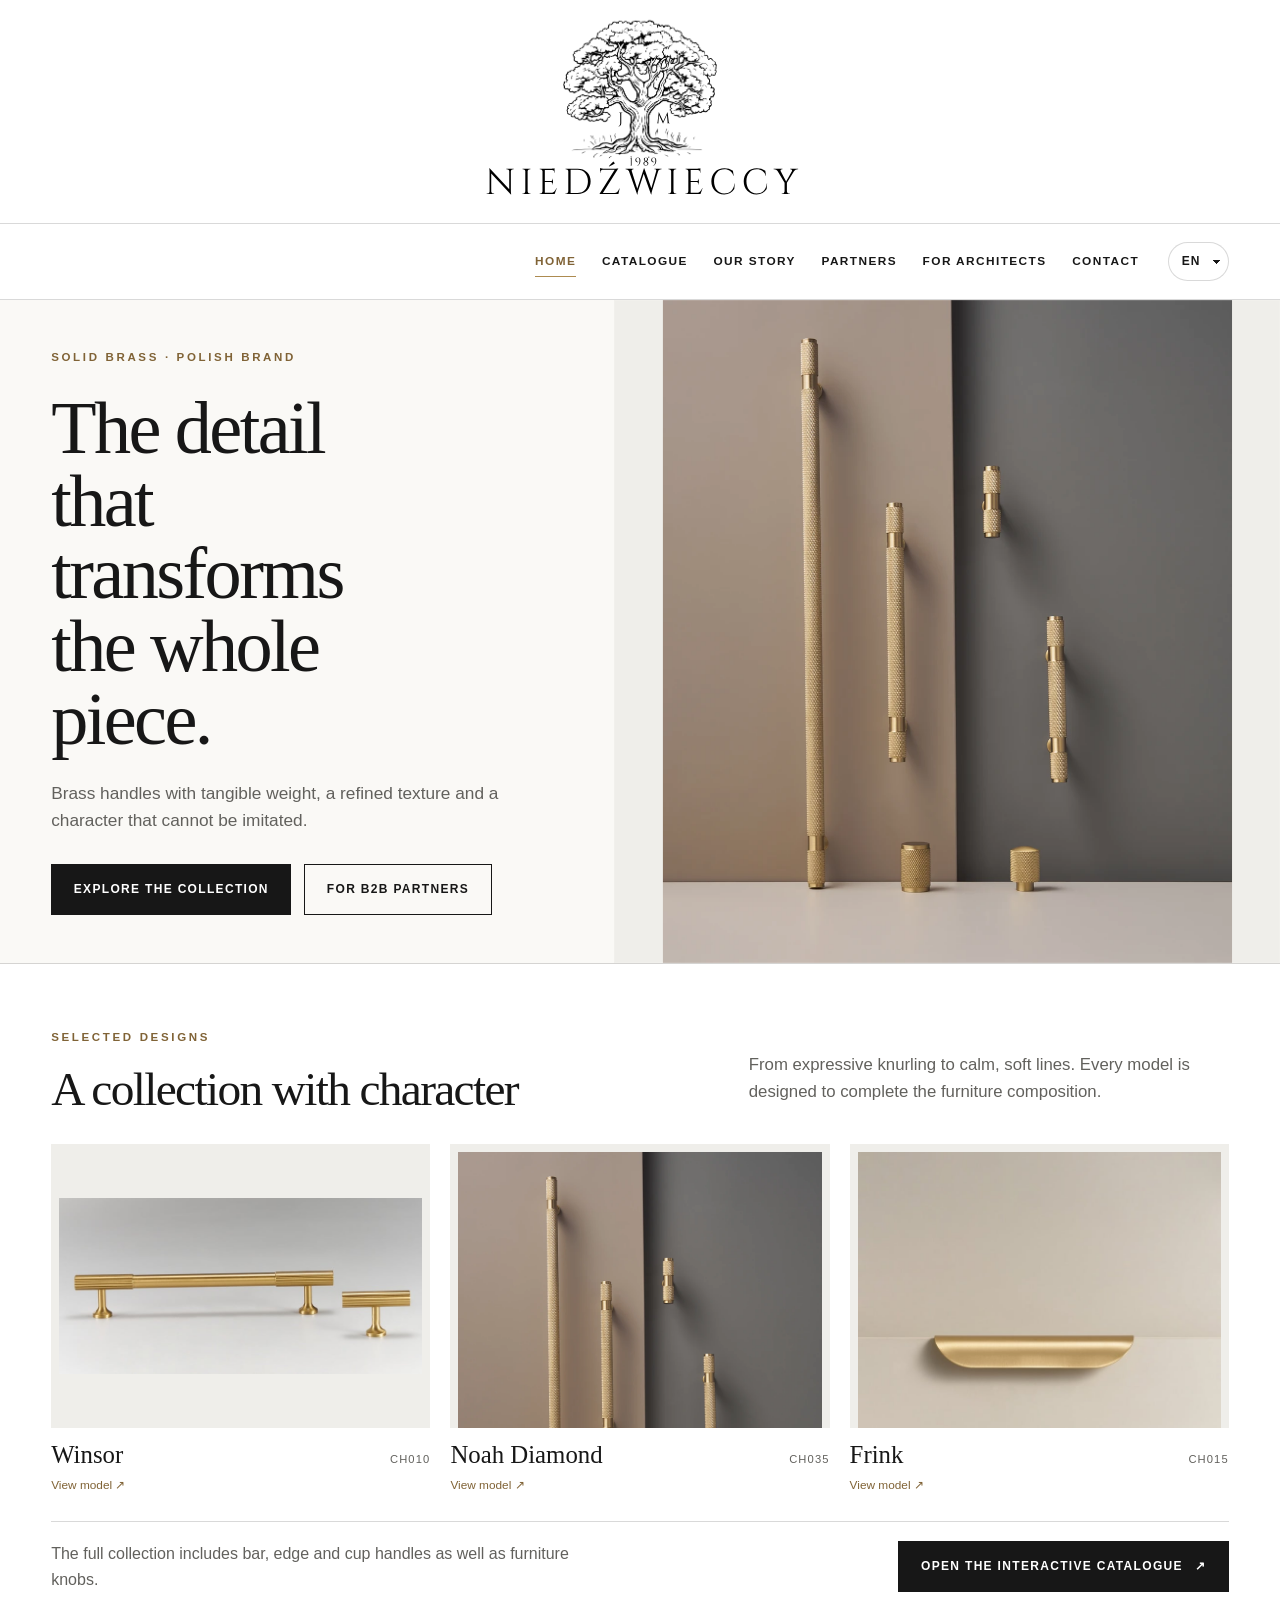
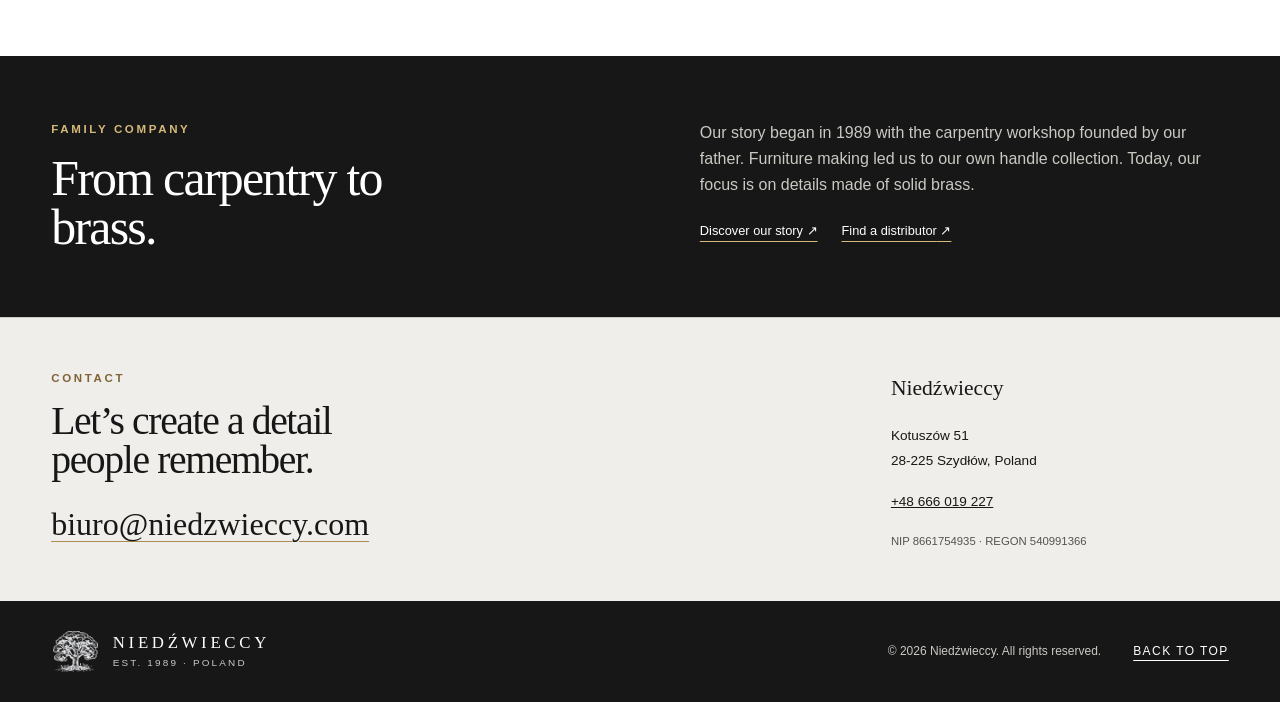
<file: index.html>
<!doctype html>
<html lang="pl">
  <head>
    <meta charset="utf-8" />
    <meta name="viewport" content="width=device-width, initial-scale=1" />
    <meta name="theme-color" content="#171717" />
    <meta
      name="description"
      content="Niedźwieccy — rodzinna firma założona w 1989 roku. Dziś tworzymy uchwyty i gałki z litego mosiądzu dla producentów mebli, projektantów i dystrybutorów."
    />
    <meta property="og:type" content="website" />
    <meta property="og:title" content="Niedźwieccy — mosiężne uchwyty klasy premium" />
    <meta
      property="og:description"
      content="Niedźwieccy — rodzinna firma założona w 1989 roku. Dziś tworzymy uchwyty i gałki z litego mosiądzu dla producentów mebli, projektantów i dystrybutorów."
    />
    <link rel="canonical" href="https://www.niedzwieccy.com/" />
    <link rel="alternate" hreflang="pl" href="https://www.niedzwieccy.com/?lang=pl" />
    <link rel="alternate" hreflang="de" href="https://www.niedzwieccy.com/?lang=de" />
    <link rel="alternate" hreflang="en" href="https://www.niedzwieccy.com/?lang=en" />
    <link rel="alternate" hreflang="es" href="https://www.niedzwieccy.com/?lang=es" />
    <link rel="alternate" hreflang="fr" href="https://www.niedzwieccy.com/?lang=fr" />
    <link rel="alternate" hreflang="it" href="https://www.niedzwieccy.com/?lang=it" />
    <link rel="icon" type="image/png" href="assets/tree-mark-transparent.png" />
    <link rel="stylesheet" href="styles.css?v=8" />
    <title>Niedźwieccy — mosiężne uchwyty klasy premium</title>
    <link rel="stylesheet" href="pages.css?v=1" />
  </head>
  <body class="home-page" data-page="home">
    <a class="skip-link" href="#main" data-i18n="skip">Przejdź do treści</a>
    <div class="brand-masthead" id="top">
      <a class="masthead-logo" href="#main"  aria-label="Niedźwieccy">
        <img src="assets/logo-niedzwieccy.svg" alt="Niedźwieccy — logo" width="375" height="375" />
      </a>
    </div>
    <header class="site-header" data-header>
      <a class="brand compact-brand" href="index.html#top" data-site-link aria-label="Niedźwieccy">
        <span class="brand-tree" aria-hidden="true"></span>
        <span class="brand-copy"><strong>NIEDŹWIECCY</strong><small>EST. 1989 · POLAND</small></span>
      </a>
      <button class="menu-toggle" type="button" aria-expanded="false" aria-controls="site-nav" data-menu>
        <span></span><span></span><span class="sr-only" data-i18n="menu">Menu</span>
      </button>
      <nav class="site-nav" id="site-nav" aria-label="Menu" data-nav>
        <a href="index.html" data-site-link data-nav-label="home" aria-current="page">Strona główna</a>
        <a href="katalog.html" data-site-link data-nav-label="catalog">Katalog</a>
        <a href="marka.html" data-site-link data-nav-label="brand">O marce</a>
        <a href="partnerzy.html" data-site-link data-nav-label="partners">Partnerzy</a>
        <a href="dla-architektow.html" data-site-link data-nav-label="architects">Dla Architektów</a>
        <a href="#contact" data-site-link data-nav-label="contact">Kontakt</a>
      </nav>
      <label class="language-picker">
        <span class="sr-only" data-i18n="language">Język</span>
        <select aria-label="Język" data-language><option value="pl">PL</option><option value="de">DE</option><option value="en">EN</option><option value="es">ES</option><option value="fr">FR</option><option value="it">IT</option></select>
      </label>
    </header>
    <main id="main">
      <section class="hero">
        <div class="hero-copy">
          <div class="eyebrow" data-i18n="heroEyebrow">LITY MOSIĄDZ · POLSKA MARKA</div>
          <h1 data-i18n="heroTitle">Detal, który zmienia cały mebel.</h1>
          <p class="hero-lead" data-i18n="heroLead">
            Mosiężne uchwyty o wyczuwalnym ciężarze, szlachetnej fakturze i charakterze, którego nie da się podrobić.
          </p>
          <div class="hero-actions">
            <a class="button button-primary" href="katalog.html" data-site-link data-i18n="seeCollection">Zobacz kolekcję</a>
            <a class="button button-ghost" href="partnerzy.html" data-site-link data-i18n="forBusiness">Dla partnerów B2B</a>
          </div>
        </div>
        <figure class="hero-visual">
          <img
            src="assets/hero-noah-1600.webp"
            srcset="assets/hero-noah-960.webp 960w, assets/hero-noah-1600.webp 1600w, assets/hero-noah-2400.webp 2400w"
            sizes="(max-width: 760px) 100vw, 52vw"
            width="1600"
            height="1865"
            fetchpriority="high"
            alt="Mosiężne uchwyty i gałki Niedźwieccy"
            data-i18n-alt="heroAlt"
          />
        </figure>
      </section>
      <section class="home-collection" id="collection">
        <div class="section-heading reveal">
          <div><div class="section-kicker" data-i18n="collectionKicker">WYBRANE MODELE</div><h2 data-i18n="collectionTitle">Kolekcja z charakterem</h2></div>
          <p data-i18n="collectionLead">Od wyrazistego ryflowania po spokojne, miękkie linie. Każdy model został zaprojektowany tak, by domknąć kompozycję mebla.</p>
        </div>
        <div class="featured-grid">
          <article class="featured-card reveal">
            <a href="katalog.html#winsor" data-site-link>
              <div class="featured-image"><img src="assets/collection-winsor.jpg" alt="Winsor CH010" loading="lazy" /></div>
              <div class="featured-meta"><h3>Winsor</h3><code>CH010</code></div>
              <span class="featured-action"><span data-i18n="modelLink">Zobacz model</span> ↗</span>
            </a>
          </article>
          <article class="featured-card reveal">
            <a href="katalog.html#noah" data-site-link>
              <div class="featured-image"><img src="assets/hero-noah-960.webp" alt="Noah Diamond CH035" loading="lazy" /></div>
              <div class="featured-meta"><h3>Noah Diamond</h3><code>CH035</code></div>
              <span class="featured-action"><span data-i18n="modelLink">Zobacz model</span> ↗</span>
            </a>
          </article>
          <article class="featured-card reveal">
            <a href="katalog.html#frink-lynd-semicircle" data-site-link>
              <div class="featured-image"><img src="assets/collection-frink.jpg" alt="Frink CH015" loading="lazy" /></div>
              <div class="featured-meta"><h3>Frink</h3><code>CH015</code></div>
              <span class="featured-action"><span data-i18n="modelLink">Zobacz model</span> ↗</span>
            </a>
          </article>
        </div>
        <div class="collection-footer reveal">
          <p class="collection-note" data-i18n="collectionNote">Pełna kolekcja obejmuje uchwyty relingowe, krawędziowe, muszlowe i gałki meblowe.</p>
          <a class="button button-primary catalog-button" href="katalog.html" data-site-link><span data-i18n="interactiveCatalog">Otwórz katalog interaktywny</span><span aria-hidden="true">↗</span></a>
        </div>
      </section>
      <section class="home-story">
        <div class="reveal"><div class="section-kicker" data-i18n="homeStoryKicker">RODZINNA FIRMA</div><h2 data-i18n="homeStoryTitle">Od stolarstwa do mosiądzu.</h2></div>
        <div class="reveal">
          <p data-i18n="homeStoryBody">Nasza historia zaczęła się w 1989 roku od zakładu stolarskiego założonego przez ojca. Przez produkcję mebli doszliśmy do własnej kolekcji uchwytów. Dziś skupiamy się na detalu z litego mosiądzu.</p>
          <div class="story-actions"><a href="marka.html" data-site-link><span data-i18n="brandCta">Poznaj naszą historię</span> ↗</a><a href="partnerzy.html#dystrybutorzy" data-site-link><span data-i18n="partnersCta">Znajdź dystrybutora</span> ↗</a></div>
        </div>
      </section>
      <section class="contact" id="contact">
        <div class="contact-lead reveal">
          <div class="section-kicker" data-i18n="contactKicker">KONTAKT</div>
          <h2 data-i18n="contactTitle">Stwórzmy detal, który zostaje w pamięci.</h2>
          <a class="contact-email" href="mailto:biuro@niedzwieccy.com">biuro@niedzwieccy.com</a>
        </div>
        <address class="contact-details reveal">
          <strong>Niedźwieccy</strong>
          <span>Kotuszów 51</span>
          <span>28-225 Szydłów, Poland</span>
          <a href="tel:+48666019227">+48 666 019 227</a>
          <small>NIP 8661754935 · REGON 540991366</small>
        </address>
      </section>
    </main>
    <footer>
      <a class="brand brand-footer" href="index.html" data-site-link aria-label="Niedźwieccy">
        <span class="brand-tree" aria-hidden="true"></span>
        <span class="brand-copy"><strong>NIEDŹWIECCY</strong><small>EST. 1989 · POLAND</small></span>
      </a>
      <p>© <span data-year></span> Niedźwieccy. <span data-i18n="rights">Wszelkie prawa zastrzeżone.</span></p>
      <a href="#top" class="back-top" data-i18n="backTop">Na górę</a>
    </footer>
    <script src="navigation.js?v=1"></script>
    <script src="page-copy.js?v=1"></script>
    <script src="script.js?v=8"></script>
  </body>
</html>
</file>
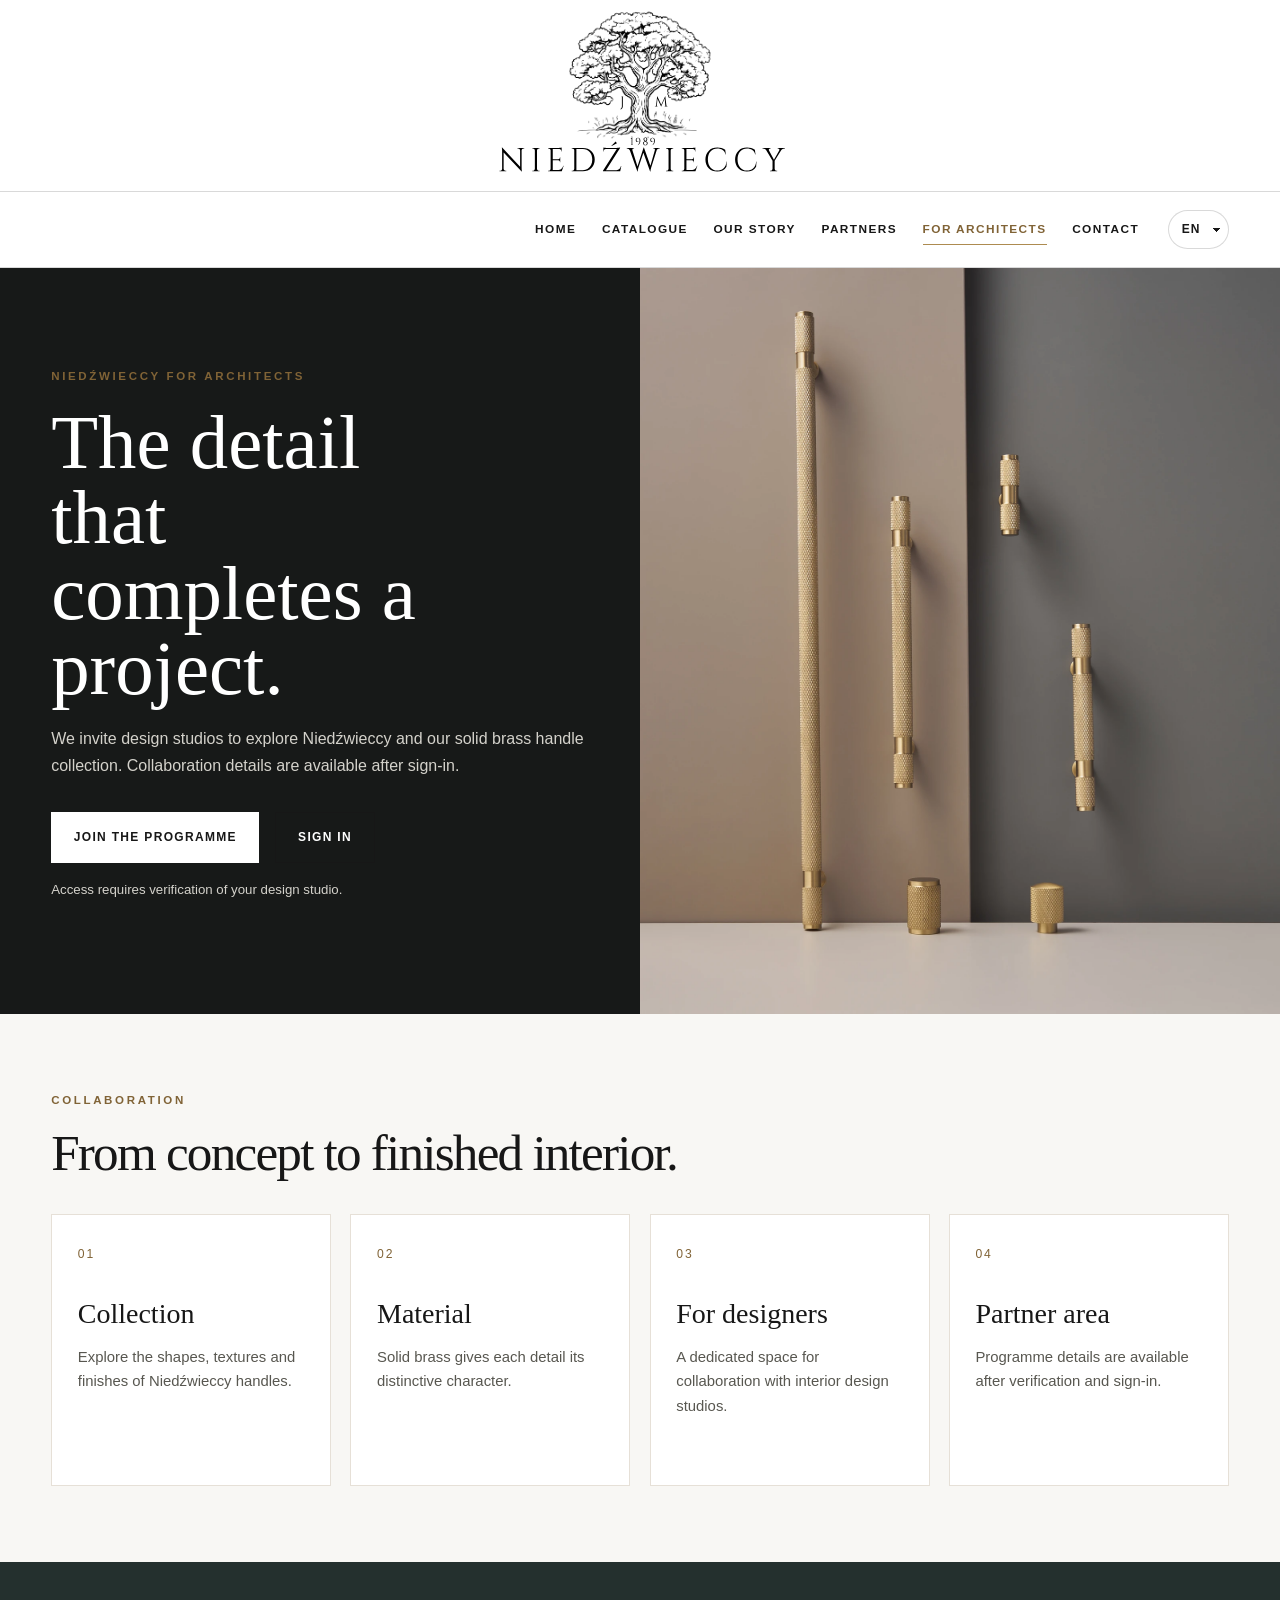
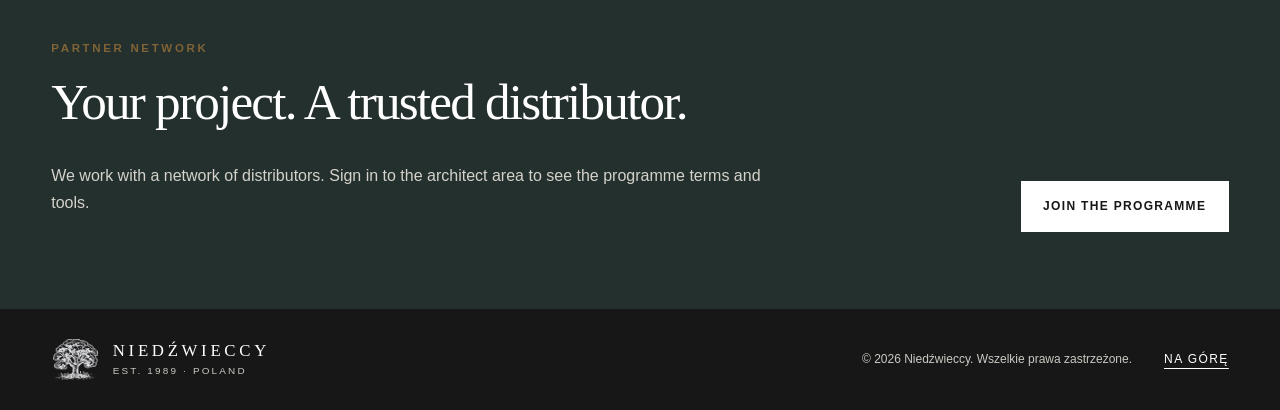
<file: dla-architektow.html>
<!doctype html>
<html lang="pl">
  <head>
    <meta charset="utf-8" />
    <meta name="viewport" content="width=device-width, initial-scale=1" />
    <meta name="theme-color" content="#171717" />
    <meta name="description" content="Niedźwieccy dla Architektów — poznaj markę i dołącz do strefy współpracy dla pracowni projektowych." />
    <meta property="og:type" content="website" />
    <meta property="og:title" content="Dla Architektów — Niedźwieccy" />
    <meta property="og:description" content="Poznaj program współpracy dla pracowni projektowych." />
    <link rel="canonical" href="https://niedzwieccy.com/dla-architektow" />
    <link rel="icon" type="image/png" href="assets/tree-mark-transparent.png" />
    <link rel="stylesheet" href="styles.css?v=8" />
    <link rel="stylesheet" href="pages.css?v=1" />
    <link rel="stylesheet" href="architect-page.css?v=1" />
    <title>Dla Architektów — Niedźwieccy</title>
  </head>
  <body class="inner-page architects-page" data-page="architects">
    <a class="skip-link" href="#main">Przejdź do treści</a>
    <div class="brand-masthead" id="top">
      <a class="masthead-logo" href="index.html" data-site-link aria-label="Niedźwieccy"><img src="assets/logo-niedzwieccy.svg" alt="Niedźwieccy — logo" width="375" height="375" /></a>
    </div>
    <header class="site-header" data-header>
      <a class="brand compact-brand" href="index.html#top" data-site-link aria-label="Niedźwieccy"><span class="brand-tree" aria-hidden="true"></span><span class="brand-copy"><strong>NIEDŹWIECCY</strong><small>EST. 1989 · POLAND</small></span></a>
      <button class="menu-toggle" type="button" aria-expanded="false" aria-controls="site-nav" data-menu><span></span><span></span><span class="sr-only">Menu</span></button>
      <nav class="site-nav" id="site-nav" aria-label="Menu" data-nav>
        <a href="index.html" data-site-link data-nav-label="home">Strona główna</a>
        <a href="katalog.html" data-site-link data-nav-label="catalog">Katalog</a>
        <a href="marka.html" data-site-link data-nav-label="brand">O marce</a>
        <a href="partnerzy.html" data-site-link data-nav-label="partners">Partnerzy</a>
        <a href="dla-architektow.html" data-site-link data-nav-label="architects" aria-current="page">Dla Architektów</a>
        <a href="index.html#contact" data-site-link data-nav-label="contact">Kontakt</a>
      </nav>
      <label class="language-picker"><span class="sr-only">Język</span><select aria-label="Język" data-language><option value="pl">PL</option><option value="de">DE</option><option value="en">EN</option><option value="es">ES</option><option value="fr">FR</option><option value="it">IT</option></select></label>
    </header>
    <main id="main">
      <section class="architect-hero">
        <div class="architect-hero-copy reveal">
          <div class="section-kicker" data-architect-copy="kicker">NIEDŹWIECCY DLA ARCHITEKTÓW</div>
          <h1 data-architect-copy="title">Detal, który domyka projekt.</h1>
          <p data-architect-copy="lead">Zapraszamy pracownie projektowe do poznania marki Niedźwieccy i kolekcji uchwytów z litego mosiądzu. Szczegóły współpracy przedstawiamy po zalogowaniu.</p>
          <div class="architect-actions"><a class="button button-light" data-architect-panel href="https://niedzwieccy-architekci-staging.netlify.app/" data-architect-copy="join">Dołącz do programu</a><a class="button button-ghost" data-architect-panel href="https://niedzwieccy-architekci-staging.netlify.app/" data-architect-copy="login">Zaloguj się</a></div>
          <p class="architect-note" data-architect-copy="verification">Dostęp do programu wymaga weryfikacji pracowni.</p>
        </div>
        <div class="architect-hero-image reveal"><img src="assets/hero-noah-1600.webp" alt="Mosiężny uchwyt Niedźwieccy" loading="eager" /></div>
      </section>
      <section class="architect-benefits">
        <div class="section-kicker" data-architect-copy="benefitsKicker">WSPÓŁPRACA</div>
        <h2 data-architect-copy="benefitsTitle">Od koncepcji do gotowego wnętrza.</h2>
        <div class="architect-benefits-grid">
          <article><span>01</span><h3 data-architect-copy="catalogTitle">Kolekcja</h3><p data-architect-copy="catalogBody">Poznaj formy, faktury i wykończenia uchwytów Niedźwieccy.</p></article>
          <article><span>02</span><h3 data-architect-copy="materialTitle">Materiał</h3><p data-architect-copy="materialBody">Lity mosiądz nadaje detalom wyrazisty charakter.</p></article>
          <article><span>03</span><h3 data-architect-copy="studioTitle">Dla projektantów</h3><p data-architect-copy="studioBody">Tworzymy przestrzeń współpracy z pracowniami wnętrz.</p></article>
          <article><span>04</span><h3 data-architect-copy="partnerTitle">Strefa partnera</h3><p data-architect-copy="partnerBody">Szczegóły programu są dostępne po weryfikacji i zalogowaniu.</p></article>
        </div>
      </section>
      <section class="architect-final">
        <div><div class="section-kicker" data-architect-copy="networkKicker">SIEĆ PARTNERÓW</div><h2 data-architect-copy="networkTitle">Twój projekt. Sprawdzony dystrybutor.</h2><p data-architect-copy="networkBody">Współpracujemy z siecią dystrybutorów. Warunki i narzędzia programu poznasz po zalogowaniu do strefy architekta.</p></div>
        <a class="button button-light" data-architect-panel href="https://niedzwieccy-architekci-staging.netlify.app/" data-architect-copy="join">Dołącz do programu</a>
      </section>
    </main>
    <footer><a class="brand brand-footer" href="index.html" data-site-link aria-label="Niedźwieccy"><span class="brand-tree" aria-hidden="true"></span><span class="brand-copy"><strong>NIEDŹWIECCY</strong><small>EST. 1989 · POLAND</small></span></a><p>© <span data-year></span> Niedźwieccy. Wszelkie prawa zastrzeżone.</p><a href="#top" class="back-top">Na górę</a></footer>
        <script src="navigation.js?v=2"></script><script src="page-copy.js?v=1"></script><script src="script.js?v=9"></script><script src="architect-page.js?v=3"></script>
  </body>
</html>
</file>
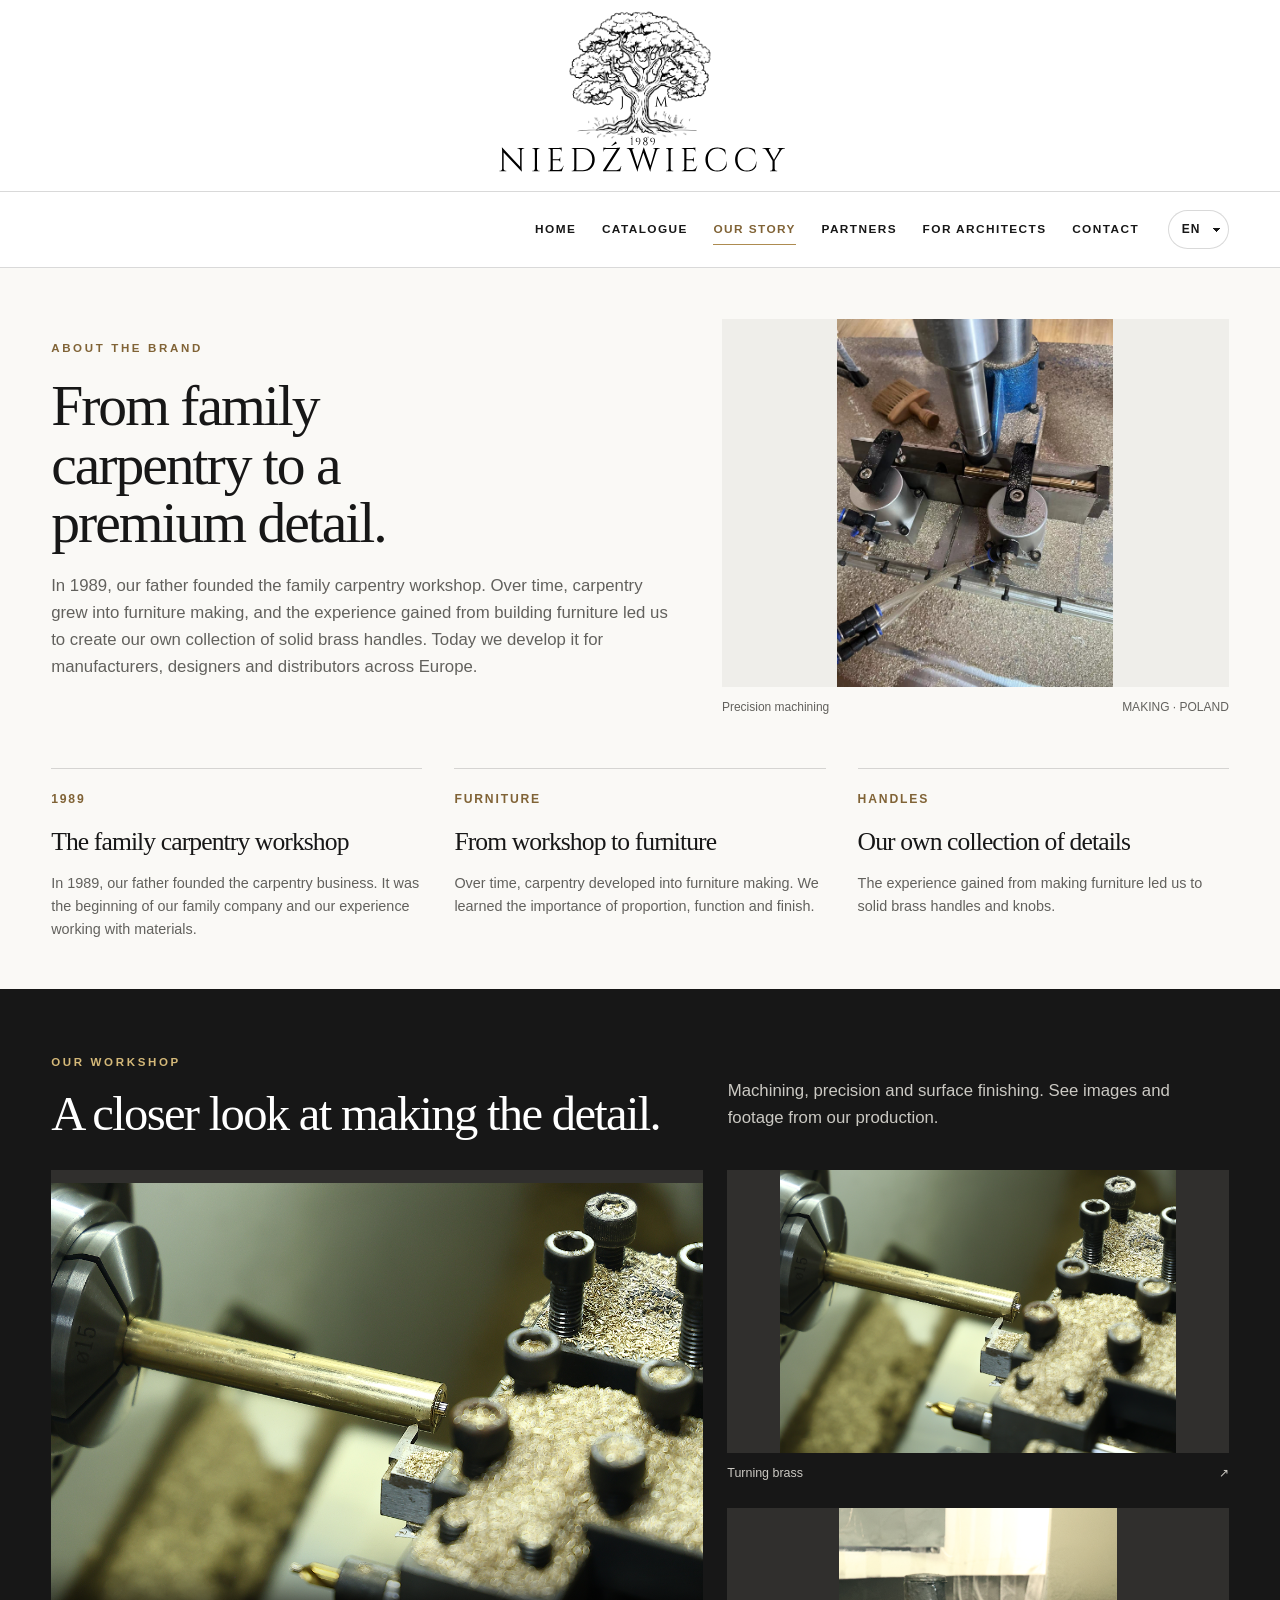
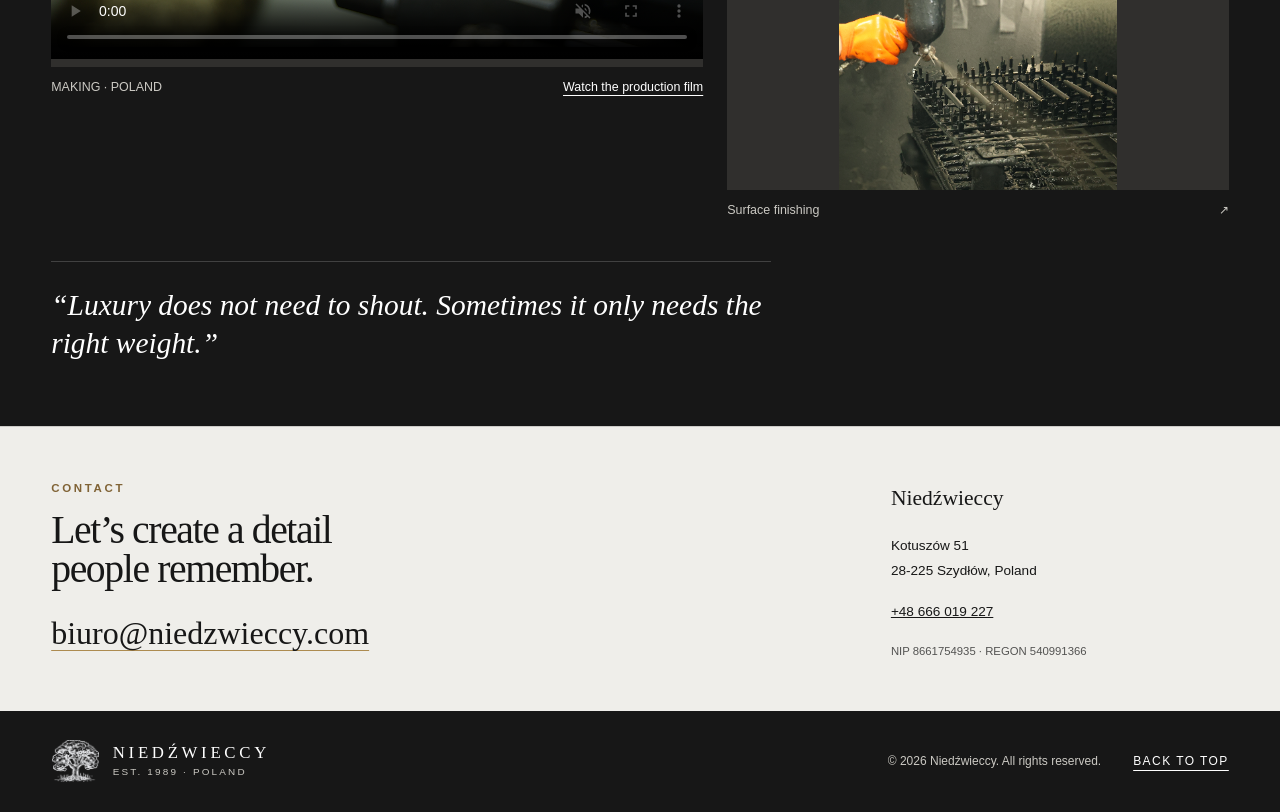
<file: marka.html>
<!doctype html>
<html lang="pl">
  <head>
    <meta charset="utf-8" />
    <meta name="viewport" content="width=device-width, initial-scale=1" />
    <meta name="theme-color" content="#171717" />
    <meta
      name="description"
      content="Od zakładu stolarskiego założonego przez ojca w 1989 roku, przez meble, po kolekcję uchwytów. Poznaj historię i warsztat Niedźwieccy."
    />
    <meta property="og:type" content="website" />
    <meta property="og:title" content="O marce Niedźwieccy — historia i produkcja" />
    <meta
      property="og:description"
      content="Od zakładu stolarskiego założonego przez ojca w 1989 roku, przez meble, po kolekcję uchwytów. Poznaj historię i warsztat Niedźwieccy."
    />
    <link rel="canonical" href="https://www.niedzwieccy.com/marka" />
    <link rel="alternate" hreflang="pl" href="https://www.niedzwieccy.com/marka?lang=pl" />
    <link rel="alternate" hreflang="de" href="https://www.niedzwieccy.com/marka?lang=de" />
    <link rel="alternate" hreflang="en" href="https://www.niedzwieccy.com/marka?lang=en" />
    <link rel="alternate" hreflang="es" href="https://www.niedzwieccy.com/marka?lang=es" />
    <link rel="alternate" hreflang="fr" href="https://www.niedzwieccy.com/marka?lang=fr" />
    <link rel="alternate" hreflang="it" href="https://www.niedzwieccy.com/marka?lang=it" />
    <link rel="icon" type="image/png" href="assets/tree-mark-transparent.png" />
    <link rel="stylesheet" href="styles.css?v=8" />
    <title>O marce Niedźwieccy — historia i produkcja</title>
    <link rel="stylesheet" href="pages.css?v=1" />
  </head>
  <body class="inner-page brand-page" data-page="brand">
    <a class="skip-link" href="#main" data-i18n="skip">Przejdź do treści</a>
    <div class="brand-masthead" id="top">
      <a class="masthead-logo" href="index.html" data-site-link aria-label="Niedźwieccy">
        <img src="assets/logo-niedzwieccy.svg" alt="Niedźwieccy — logo" width="375" height="375" />
      </a>
    </div>
    <header class="site-header" data-header>
      <a class="brand compact-brand" href="index.html#top" data-site-link aria-label="Niedźwieccy">
        <span class="brand-tree" aria-hidden="true"></span>
        <span class="brand-copy"><strong>NIEDŹWIECCY</strong><small>EST. 1989 · POLAND</small></span>
      </a>
      <button class="menu-toggle" type="button" aria-expanded="false" aria-controls="site-nav" data-menu>
        <span></span><span></span><span class="sr-only" data-i18n="menu">Menu</span>
      </button>
      <nav class="site-nav" id="site-nav" aria-label="Menu" data-nav>
        <a href="index.html" data-site-link data-nav-label="home">Strona główna</a>
        <a href="katalog.html" data-site-link data-nav-label="catalog">Katalog</a>
        <a href="marka.html" data-site-link data-nav-label="brand" aria-current="page">O marce</a>
        <a href="partnerzy.html" data-site-link data-nav-label="partners">Partnerzy</a>
        <a href="dla-architektow.html" data-site-link data-nav-label="architects">Dla Architektów</a>
        <a href="#contact" data-site-link data-nav-label="contact">Kontakt</a>
      </nav>
      <label class="language-picker">
        <span class="sr-only" data-i18n="language">Język</span>
        <select aria-label="Język" data-language><option value="pl">PL</option><option value="de">DE</option><option value="en">EN</option><option value="es">ES</option><option value="fr">FR</option><option value="it">IT</option></select>
      </label>
    </header>
    <main id="main">
      <section class="page-intro brand-intro">
        <div>
          <div class="section-kicker" data-i18n="aboutKicker">O MARCE</div>
          <h1 data-i18n="aboutTitle">Od rodzinnego stolarstwa do detalu premium.</h1>
          <p data-i18n="aboutBody">W 1989 roku ojciec założył rodzinny zakład stolarski. Z czasem stolarstwo przerodziło się w produkcję mebli, a doświadczenie zdobyte przy ich tworzeniu doprowadziło nas do własnej kolekcji uchwytów z litego mosiądzu. Dziś rozwijamy ją dla producentów, projektantów i dystrybutorów w Europie.</p>
        </div>
        <figure class="brand-portrait">
          <a href="assets/production-drilling.jpg" target="_blank" rel="noopener" data-i18n-label="openPhoto"><img src="assets/production-drilling.jpg" alt="Precyzyjna obróbka" data-i18n-alt="machining" /></a>
          <figcaption><span data-i18n="machining">Precyzyjna obróbka</span><span data-i18n="processLabel">PROCES · POLSKA</span></figcaption>
        </figure>
      </section>
      <section class="journey">
        <article class="reveal"><span>1989</span><h2 data-i18n="originTitle">Rodzinny zakład stolarski</h2><p data-i18n="originBody">W 1989 roku ojciec założył firmę stolarską. To początek rodzinnej firmy i naszego doświadczenia w pracy z materiałem.</p></article>
        <article class="reveal"><span data-i18n="furnitureStage">MEBLE</span><h2 data-i18n="furnitureTitle">Od warsztatu do mebli</h2><p data-i18n="furnitureBody">Stolarstwo z czasem przerodziło się w produkcję mebli. Poznaliśmy znaczenie proporcji, funkcji i wykończenia.</p></article>
        <article class="reveal"><span data-i18n="handlesStage">UCHWYTY</span><h2 data-i18n="handlesTitle">Własna kolekcja detali</h2><p data-i18n="handlesBody">Doświadczenie zdobyte przy meblach doprowadziło nas do uchwytów i gałek z litego mosiądzu.</p></article>
      </section>
      <section class="production-section" id="produkcja">
        <div class="section-heading reveal">
          <div><div class="section-kicker" data-i18n="productionKicker">NASZ WARSZTAT</div><h2 data-i18n="productionTitle">Przyjrzyj się pracy nad detalem.</h2></div>
          <p data-i18n="productionLead">Obróbka, precyzja i wykończenie powierzchni. Zobacz materiały z naszej produkcji.</p>
        </div>
        <div class="process-grid">
          <figure class="reveal">
            <div class="process-media">
              <video controls muted loop playsinline preload="none" poster="assets/production-turning.png" data-production-video><source data-src="assets/production-process.mp4" type="video/mp4" /></video>
              <a class="video-fallback" href="assets/production-process.mp4" target="_blank" rel="noopener" data-i18n-label="watchFilm"><img src="assets/production-turning.png" alt="Toczenie mosiądzu" data-i18n-alt="turning" loading="lazy" /></a>
            </div>
            <figcaption class="process-caption"><span data-i18n="processLabel">PROCES · POLSKA</span><a href="assets/production-process.mp4" target="_blank" rel="noopener" data-i18n="watchFilm">Zobacz film z produkcji</a></figcaption>
          </figure>
          <div class="process-photos">
            <figure class="reveal">
              <a class="process-media" href="assets/production-turning.png" target="_blank" rel="noopener" data-i18n-label="openPhoto"><img src="assets/production-turning.png" alt="Toczenie mosiądzu" data-i18n-alt="turning" loading="lazy" /></a>
              <figcaption class="process-caption"><span data-i18n="turning">Toczenie mosiądzu</span><span aria-hidden="true">↗</span></figcaption>
            </figure>
            <figure class="reveal">
              <a class="process-media" href="assets/production-finishing.png" target="_blank" rel="noopener" data-i18n-label="openPhoto"><img src="assets/production-finishing.png" alt="Wykończenie powierzchni" data-i18n-alt="finishing" loading="lazy" /></a>
              <figcaption class="process-caption"><span data-i18n="finishing">Wykończenie powierzchni</span><span aria-hidden="true">↗</span></figcaption>
            </figure>
          </div>
        </div>
        <blockquote class="brand-quote reveal" data-i18n="aboutQuote">„Luksus nie musi krzyczeć. Czasem wystarczy, że ma odpowiedni ciężar.”</blockquote>
      </section>
      <section class="contact" id="contact">
        <div class="contact-lead reveal">
          <div class="section-kicker" data-i18n="contactKicker">KONTAKT</div>
          <h2 data-i18n="contactTitle">Stwórzmy detal, który zostaje w pamięci.</h2>
          <a class="contact-email" href="mailto:biuro@niedzwieccy.com">biuro@niedzwieccy.com</a>
        </div>
        <address class="contact-details reveal">
          <strong>Niedźwieccy</strong>
          <span>Kotuszów 51</span>
          <span>28-225 Szydłów, Poland</span>
          <a href="tel:+48666019227">+48 666 019 227</a>
          <small>NIP 8661754935 · REGON 540991366</small>
        </address>
      </section>
    </main>
    <footer>
      <a class="brand brand-footer" href="index.html" data-site-link aria-label="Niedźwieccy">
        <span class="brand-tree" aria-hidden="true"></span>
        <span class="brand-copy"><strong>NIEDŹWIECCY</strong><small>EST. 1989 · POLAND</small></span>
      </a>
      <p>© <span data-year></span> Niedźwieccy. <span data-i18n="rights">Wszelkie prawa zastrzeżone.</span></p>
      <a href="#top" class="back-top" data-i18n="backTop">Na górę</a>
    </footer>
    <script src="navigation.js?v=1"></script>
    <script src="page-copy.js?v=1"></script>
    <script src="script.js?v=8"></script>
  </body>
</html>
</file>
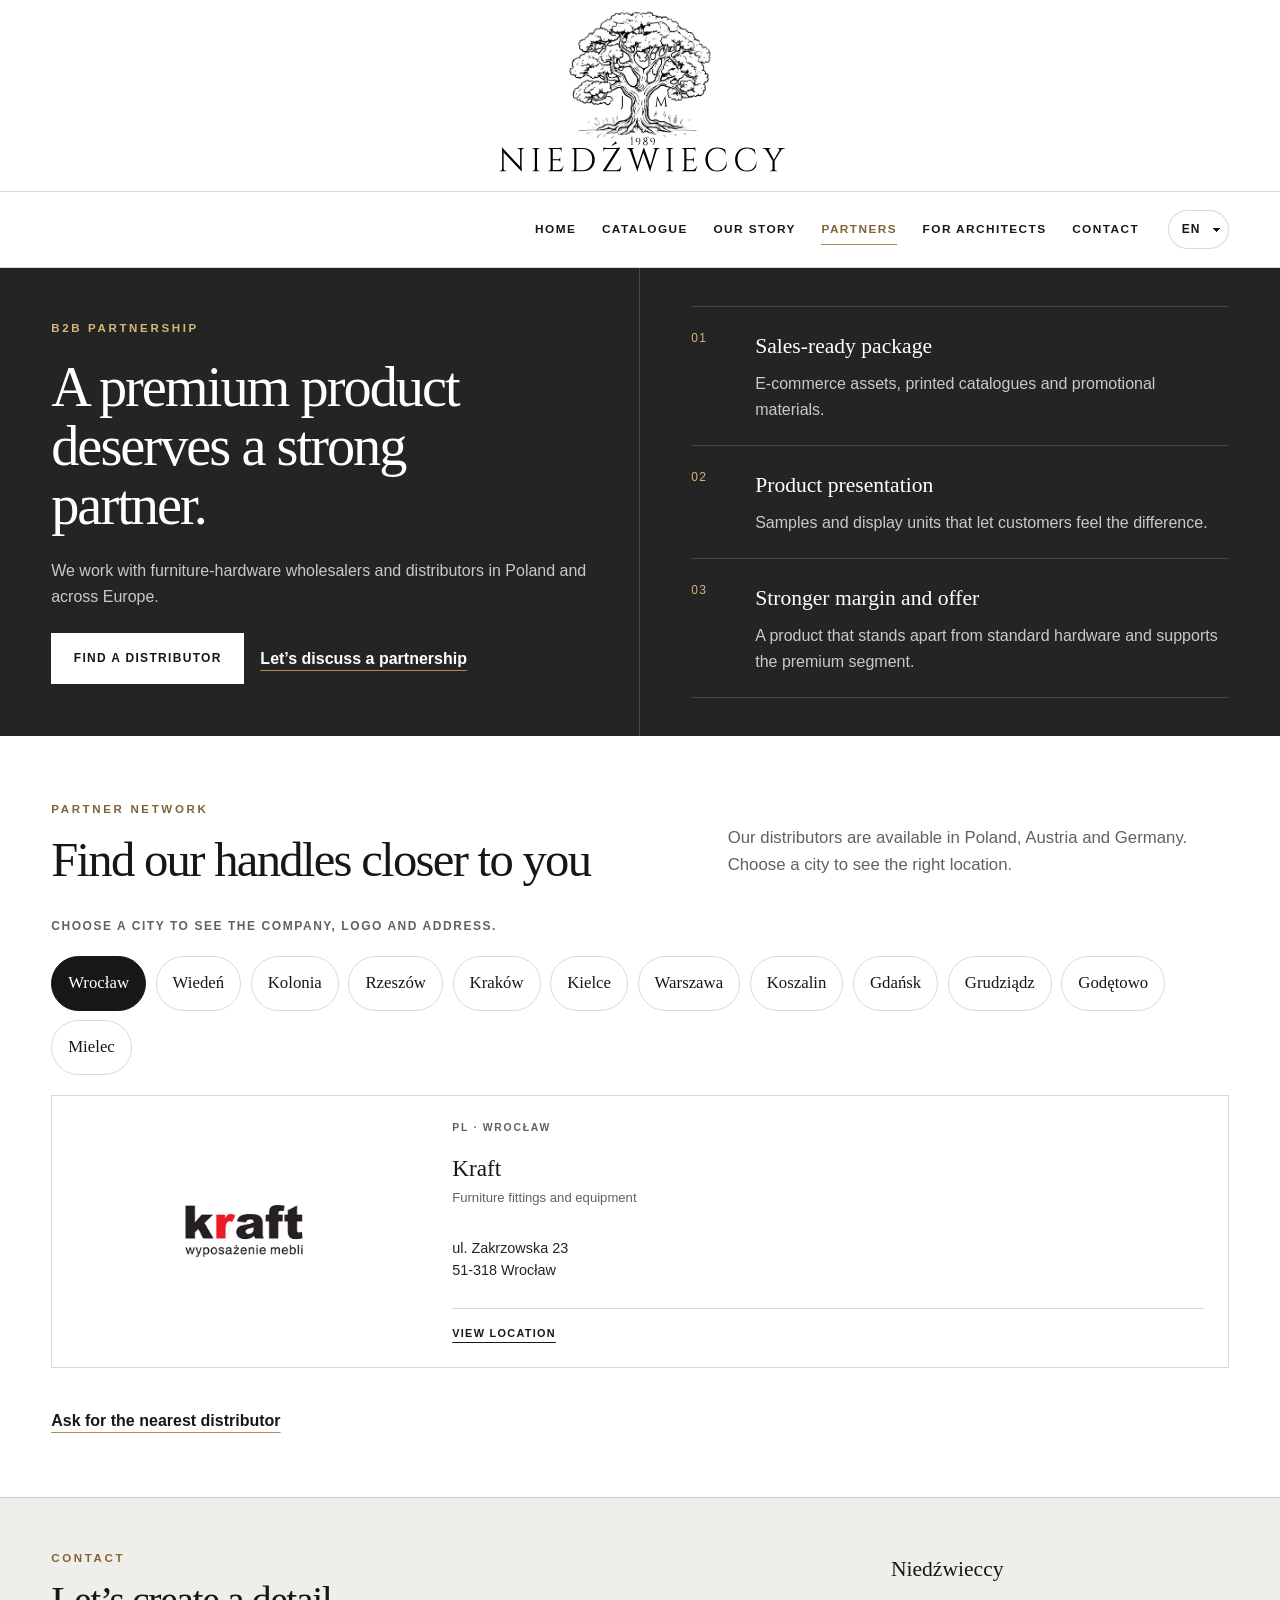
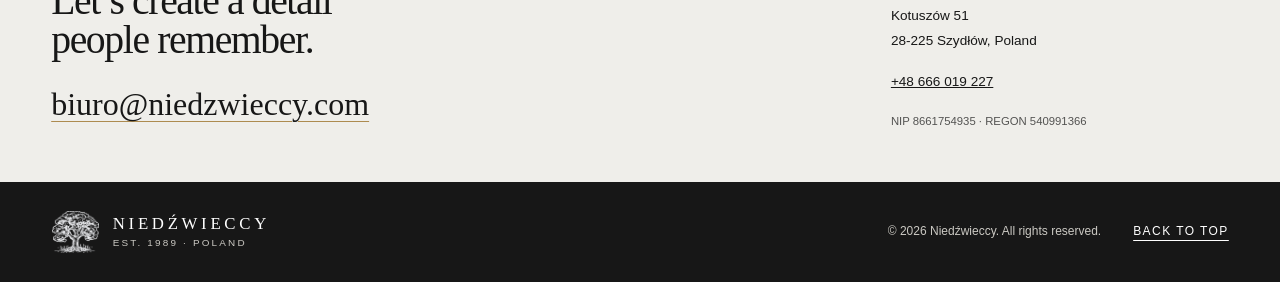
<file: partnerzy.html>
<!doctype html>
<html lang="pl">
  <head>
    <meta charset="utf-8" />
    <meta name="viewport" content="width=device-width, initial-scale=1" />
    <meta name="theme-color" content="#171717" />
    <meta
      name="description"
      content="Znajdź dystrybutora uchwytów Niedźwieccy w Polsce, Austrii i Niemczech. Poznaj możliwości współpracy B2B."
    />
    <meta property="og:type" content="website" />
    <meta property="og:title" content="Partnerzy Niedźwieccy — dystrybutorzy i współpraca B2B" />
    <meta
      property="og:description"
      content="Znajdź dystrybutora uchwytów Niedźwieccy w Polsce, Austrii i Niemczech. Poznaj możliwości współpracy B2B."
    />
    <link rel="canonical" href="https://www.niedzwieccy.com/partnerzy" />
    <link rel="alternate" hreflang="pl" href="https://www.niedzwieccy.com/partnerzy?lang=pl" />
    <link rel="alternate" hreflang="de" href="https://www.niedzwieccy.com/partnerzy?lang=de" />
    <link rel="alternate" hreflang="en" href="https://www.niedzwieccy.com/partnerzy?lang=en" />
    <link rel="alternate" hreflang="es" href="https://www.niedzwieccy.com/partnerzy?lang=es" />
    <link rel="alternate" hreflang="fr" href="https://www.niedzwieccy.com/partnerzy?lang=fr" />
    <link rel="alternate" hreflang="it" href="https://www.niedzwieccy.com/partnerzy?lang=it" />
    <link rel="icon" type="image/png" href="assets/tree-mark-transparent.png" />
    <link rel="stylesheet" href="styles.css?v=8" />
    <title>Partnerzy Niedźwieccy — dystrybutorzy i współpraca B2B</title>
    <link rel="stylesheet" href="pages.css?v=1" />
  </head>
  <body class="inner-page partners-page" data-page="partners">
    <a class="skip-link" href="#main" data-i18n="skip">Przejdź do treści</a>
    <div class="brand-masthead" id="top">
      <a class="masthead-logo" href="index.html" data-site-link aria-label="Niedźwieccy">
        <img src="assets/logo-niedzwieccy.svg" alt="Niedźwieccy — logo" width="375" height="375" />
      </a>
    </div>
    <header class="site-header" data-header>
      <a class="brand compact-brand" href="index.html#top" data-site-link aria-label="Niedźwieccy">
        <span class="brand-tree" aria-hidden="true"></span>
        <span class="brand-copy"><strong>NIEDŹWIECCY</strong><small>EST. 1989 · POLAND</small></span>
      </a>
      <button class="menu-toggle" type="button" aria-expanded="false" aria-controls="site-nav" data-menu>
        <span></span><span></span><span class="sr-only" data-i18n="menu">Menu</span>
      </button>
      <nav class="site-nav" id="site-nav" aria-label="Menu" data-nav>
        <a href="index.html" data-site-link data-nav-label="home">Strona główna</a>
        <a href="katalog.html" data-site-link data-nav-label="catalog">Katalog</a>
        <a href="marka.html" data-site-link data-nav-label="brand">O marce</a>
        <a href="partnerzy.html" data-site-link data-nav-label="partners" aria-current="page">Partnerzy</a>
        <a href="dla-architektow.html" data-site-link data-nav-label="architects">Dla Architektów</a>
        <a href="#contact" data-site-link data-nav-label="contact">Kontakt</a>
      </nav>
      <label class="language-picker">
        <span class="sr-only" data-i18n="language">Język</span>
        <select aria-label="Język" data-language><option value="pl">PL</option><option value="de">DE</option><option value="en">EN</option><option value="es">ES</option><option value="fr">FR</option><option value="it">IT</option></select>
      </label>
    </header>
    <main id="main">
      <section class="b2b partner-intro" id="b2b">
        <div class="b2b-intro reveal">
          <div class="section-kicker" data-i18n="b2bKicker">WSPÓŁPRACA B2B</div>
          <h1 data-i18n="b2bTitle">Produkt premium potrzebuje dobrego partnera.</h1>
          <p data-i18n="b2bLead">Współpracujemy z hurtowniami i dystrybutorami akcesoriów meblowych w Polsce i Europie.</p>
          <div class="partner-actions"><a class="button button-light" href="#dystrybutorzy" data-i18n="partnersCta">Znajdź dystrybutora</a><a class="text-link" href="mailto:biuro@niedzwieccy.com?subject=Współpraca%20B2B%20Niedźwieccy" data-i18n="b2bCta">Porozmawiajmy o współpracy</a></div>
        </div>
        <div class="b2b-list reveal">
          <article>
            <span>01</span>
            <div><h3 data-i18n="b2b1Title">Gotowy pakiet sprzedażowy</h3><p data-i18n="b2b1Body">Materiały e-commerce, katalogi drukowane i materiały promocyjne.</p></div>
          </article>
          <article>
            <span>02</span>
            <div><h3 data-i18n="b2b2Title">Ekspozycja produktu</h3><p data-i18n="b2b2Body">Próbki oraz ekspozytory, które pozwalają klientowi poczuć różnicę.</p></div>
          </article>
          <article>
            <span>03</span>
            <div><h3 data-i18n="b2b3Title">Rozwój marży i oferty</h3><p data-i18n="b2b3Body">Produkt odróżniający się od standardowych akcesoriów i wspierający segment premium.</p></div>
          </article>
        </div>
      </section>
<section class="distribution" id="dystrybutorzy">
        <div class="section-heading reveal">
          <div>
            <div class="section-kicker" data-i18n="distributionKicker">SIEĆ PARTNERÓW</div>
            <h2 data-i18n="distributionTitle">Znajdź nasze uchwyty bliżej siebie</h2>
          </div>
          <p data-i18n="distributionLead">Nasi dystrybutorzy są już obecni w najważniejszych regionach Polski. Zapytaj nas o najbliższy punkt lub możliwość współpracy w Twoim kraju.</p>
        </div>

        <p class="city-label reveal" data-i18n="chooseCity">Wybierz miasto, aby zobaczyć firmę, logo i adres.</p>
        <div class="city-list reveal" role="group" aria-label="Miasta dystrybutorów" data-i18n-label="chooseCity">
          <button type="button" class="active" data-distributor-city="wroclaw" aria-pressed="true">Wrocław</button>
          <button type="button" data-distributor-city="wien" aria-pressed="false">Wiedeń</button>
          <button type="button" data-distributor-city="koln" aria-pressed="false">Kolonia</button>
          <button type="button" data-distributor-city="rzeszow" aria-pressed="false">Rzeszów</button>
          <button type="button" data-distributor-city="krakow" aria-pressed="false">Kraków</button>
          <button type="button" data-distributor-city="kielce" aria-pressed="false">Kielce</button>
          <button type="button" data-distributor-city="warszawa" aria-pressed="false">Warszawa</button>
          <button type="button" data-distributor-city="koszalin" aria-pressed="false">Koszalin</button>
          <button type="button" data-distributor-city="gdansk" aria-pressed="false">Gdańsk</button>
          <button type="button" data-distributor-city="grudziadz" aria-pressed="false">Grudziądz</button>
          <button type="button" data-distributor-city="godetowo" aria-pressed="false">Godętowo</button>
          <button type="button" data-distributor-city="mielec" aria-pressed="false">Mielec</button>
        </div>

        <div class="partner-grid" data-distributor-results aria-live="polite">
          <article class="partner-card partner-card-kraft" data-distributor-card="wroclaw">
            <div class="partner-code">PL · WROCŁAW</div>
            <div class="partner-logo-wrap"><img src="assets/distributors/kraft.jpg" alt="Kraft — wyposażenie mebli" loading="lazy" /></div>
            <div class="partner-copy"><h3>Kraft</h3><p data-i18n="kraftType">Wyposażenie mebli</p><address>ul. Zakrzowska 23<br />51-318 Wrocław</address></div>
            <a class="partner-visit" href="https://www.google.com/maps/search/?api=1&amp;query=Kraft+Zakrzowska+23+Wroc%C5%82aw" target="_blank" rel="noopener noreferrer" data-i18n="viewLocation">Pokaż lokalizację</a>
          </article>

          <article class="partner-card" data-distributor-card="wien" hidden>
            <div class="partner-code">AT · WIEN</div>
            <div class="partner-logo-wrap partner-logo-dark"><img src="assets/distributors/weidner.png" alt="Messingwaren Weidner" loading="lazy" /></div>
            <div class="partner-copy"><h3>Messingwaren Weidner</h3><p data-i18n="weidnerType">Wyroby z mosiądzu i okucia</p><address>Rechte Wienzeile 75<br />A-1050 Wien</address></div>
            <a class="partner-visit" href="https://messingwaren-weidner.at/" target="_blank" rel="noopener noreferrer" data-i18n="visitPartner">Odwiedź stronę</a>
          </article>

          <article class="partner-card" data-distributor-card="wien" hidden>
            <div class="partner-code">AT · WIEN</div>
            <div class="partner-logo-wrap partner-logo-dark"><img src="assets/distributors/schmidtschlaeger.png" alt="Schmidtschläger" loading="lazy" /></div>
            <div class="partner-copy"><h3>Schmidtschläger</h3><p data-i18n="schmidtType">Okucia meblowe i technika bezpieczeństwa</p><address>Hippgasse 17<br />1160 Wien</address></div>
            <a class="partner-visit" href="https://schmidtschlaeger.at/produkte/" target="_blank" rel="noopener noreferrer" data-i18n="visitPartner">Odwiedź stronę</a>
          </article>

          <article class="partner-card" data-distributor-card="koln" hidden>
            <div class="partner-code">DE · KÖLN</div>
            <div class="partner-logo-wrap"><img src="assets/distributors/schallenberg.png" alt="Schallenberg GmbH" loading="lazy" /></div>
            <div class="partner-copy"><h3>Schallenberg GmbH</h3><p data-i18n="schallenbergType">Okucia budowlane, meblowe i okienne</p><address>Bahnhofstraße 51<br />51143 Köln</address></div>
            <a class="partner-visit" href="https://www.schallenberg-shop.de/" target="_blank" rel="noopener noreferrer" data-i18n="visitPartner">Odwiedź stronę</a>
          </article>

          <article class="partner-card" data-distributor-card="rzeszow" hidden>
            <div class="partner-code">PL · RZESZÓW</div>
            <div class="partner-logo-wrap"><img src="assets/distributors/dim-rzeszow.png" alt="DiM Rzeszów" loading="lazy" /></div>
            <div class="partner-copy"><h3>DiM Rzeszów</h3><p data-i18n="furnitureAccessories">Akcesoria meblowe</p><address>ul. Krakowska 150<br />35-506 Rzeszów</address></div>
            <a class="partner-visit" href="https://akcesoriameble24.pl/" target="_blank" rel="noopener noreferrer" data-i18n="visitPartner">Odwiedź stronę</a>
          </article>

          <article class="partner-card" data-distributor-card="krakow" hidden>
            <div class="partner-code">PL · KRAKÓW</div>
            <div class="partner-logo-wrap"><img src="assets/distributors/domex.png" alt="Domex" loading="lazy" /></div>
            <div class="partner-copy"><h3>Domex</h3><p data-i18n="furnitureAccessories">Akcesoria meblowe</p><address>ul. Centralna 41A<br />31-586 Kraków</address></div>
            <a class="partner-visit" href="https://domex.sklep.pl/" target="_blank" rel="noopener noreferrer" data-i18n="visitPartner">Odwiedź stronę</a>
          </article>

          <article class="partner-card" data-distributor-card="kielce" hidden>
            <div class="partner-code">PL · KIELCE</div>
            <div class="partner-logo-wrap"><img src="assets/distributors/od-a-do-z.svg" alt="Od A do Z — akcesoria meblowe" loading="lazy" /></div>
            <div class="partner-copy"><h3>Od A do Z</h3><p data-i18n="furnitureAccessories">Akcesoria meblowe</p><address>ul. Chęcińska 14A<br />25-020 Kielce</address></div>
            <a class="partner-visit" href="https://azakcesoriameblowe.pl/" target="_blank" rel="noopener noreferrer" data-i18n="visitPartner">Odwiedź stronę</a>
          </article>

          <article class="partner-card" data-distributor-card="warszawa" hidden>
            <div class="partner-code">PL · WARSZAWA</div>
            <div class="partner-logo-wrap"><img src="assets/distributors/am-interiors.svg" alt="AM Interiors" loading="lazy" /></div>
            <div class="partner-copy"><h3>AM Interiors</h3><p data-i18n="interiorHardware">Uchwyty, klamki i oświetlenie</p><address>ul. Bartycka 24/26, paw. 13<br />00-716 Warszawa</address></div>
            <a class="partner-visit" href="https://aminteriors.pl/" target="_blank" rel="noopener noreferrer" data-i18n="visitPartner">Odwiedź stronę</a>
          </article>

          <article class="partner-card" data-distributor-card="koszalin" hidden>
            <div class="partner-code">PL · KOSZALIN</div>
            <div class="partner-logo-wrap"><img src="assets/distributors/fokus.svg" alt="Fokus" loading="lazy" /></div>
            <div class="partner-copy"><h3>Fokus</h3><p data-i18n="boardsHardware">Płyty i akcesoria meblowe</p><address>ul. Piwonii 38<br />76-039 Nowe Bielice</address></div>
            <a class="partner-visit" href="https://www.fokusplyty.pl/kontakt-2/" target="_blank" rel="noopener noreferrer" data-i18n="visitPartner">Odwiedź stronę</a>
          </article>

          <article class="partner-card" data-distributor-card="gdansk" hidden>
            <div class="partner-code">PL · GDAŃSK</div>
            <div class="partner-logo-wrap"><img src="assets/distributors/fokus.svg" alt="Fokus" loading="lazy" /></div>
            <div class="partner-copy"><h3>Fokus</h3><p data-i18n="boardsHardware">Płyty i akcesoria meblowe</p><address>ul. Marynarki Polskiej 55A<br />80-557 Gdańsk</address></div>
            <a class="partner-visit" href="https://www.fokusplyty.pl/kontakt-2/" target="_blank" rel="noopener noreferrer" data-i18n="visitPartner">Odwiedź stronę</a>
          </article>

          <article class="partner-card" data-distributor-card="grudziadz" hidden>
            <div class="partner-code">PL · GRUDZIĄDZ</div>
            <div class="partner-logo-wrap"><img src="assets/distributors/fokus.svg" alt="Fokus" loading="lazy" /></div>
            <div class="partner-copy"><h3>Fokus</h3><p data-i18n="boardsHardware">Płyty i akcesoria meblowe</p><address>Michale 114A<br />86-134 Dragacz</address></div>
            <a class="partner-visit" href="https://www.fokusplyty.pl/kontakt-2/" target="_blank" rel="noopener noreferrer" data-i18n="visitPartner">Odwiedź stronę</a>
          </article>

          <article class="partner-card" data-distributor-card="godetowo" hidden>
            <div class="partner-code">PL · GODĘTOWO</div>
            <div class="partner-logo-wrap"><img src="assets/distributors/fokus.svg" alt="Fokus" loading="lazy" /></div>
            <div class="partner-copy"><h3>Fokus</h3><p data-i18n="boardsHardware">Płyty i akcesoria meblowe</p><address>Godętowo 3F<br />84-218 Łęczyce</address></div>
            <a class="partner-visit" href="https://www.fokusplyty.pl/kontakt-2/" target="_blank" rel="noopener noreferrer" data-i18n="visitPartner">Odwiedź stronę</a>
          </article>

          <article class="partner-card" data-distributor-card="mielec" hidden>
            <div class="partner-code">PL · MIELEC</div>
            <div class="partner-logo-wrap"><img src="assets/distributors/magmar.png" alt="Magmar Mielec" loading="lazy" /></div>
            <div class="partner-copy"><h3>Magmar Mielec</h3><p data-i18n="boardsHardware">Płyty i akcesoria meblowe</p><address>ul. Przemysłowa 24/5<br />39-300 Mielec</address></div>
            <a class="partner-visit" href="https://strefaplyt.pl/wizytowka/284" target="_blank" rel="noopener noreferrer" data-i18n="visitPartner">Odwiedź stronę</a>
          </article>
        </div>
        <a class="text-link reveal" href="mailto:biuro@niedzwieccy.com?subject=Najbliższy%20dystrybutor" data-i18n="findPartner">Zapytaj o najbliższego dystrybutora</a>
      </section>
      <section class="contact" id="contact">
        <div class="contact-lead reveal">
          <div class="section-kicker" data-i18n="contactKicker">KONTAKT</div>
          <h2 data-i18n="contactTitle">Stwórzmy detal, który zostaje w pamięci.</h2>
          <a class="contact-email" href="mailto:biuro@niedzwieccy.com">biuro@niedzwieccy.com</a>
        </div>
        <address class="contact-details reveal">
          <strong>Niedźwieccy</strong>
          <span>Kotuszów 51</span>
          <span>28-225 Szydłów, Poland</span>
          <a href="tel:+48666019227">+48 666 019 227</a>
          <small>NIP 8661754935 · REGON 540991366</small>
        </address>
      </section>
    </main>
    <footer>
      <a class="brand brand-footer" href="index.html" data-site-link aria-label="Niedźwieccy">
        <span class="brand-tree" aria-hidden="true"></span>
        <span class="brand-copy"><strong>NIEDŹWIECCY</strong><small>EST. 1989 · POLAND</small></span>
      </a>
      <p>© <span data-year></span> Niedźwieccy. <span data-i18n="rights">Wszelkie prawa zastrzeżone.</span></p>
      <a href="#top" class="back-top" data-i18n="backTop">Na górę</a>
    </footer>
    <script src="navigation.js?v=1"></script>
    <script src="page-copy.js?v=1"></script>
    <script src="script.js?v=8"></script>
  </body>
</html>
</file>
<file: styles.css>
:root {
  --ink: #171717;
  --ink-soft: #242424;
  --paper: #faf9f6;
  --paper-warm: #efeeea;
  --white: #fff;
  --brass: #ad8b50;
  --brass-bright: #d5b979;
  --brass-dark: #806336;
  --muted: #62615d;
  --muted-light: #cbc9c3;
  --line: rgba(23, 23, 23, 0.16);
  --serif: Georgia, "Times New Roman", serif;
  --sans: "Helvetica Neue", Helvetica, Arial, sans-serif;
  --pad: clamp(1.25rem, 4vw, 5rem);
  --radius: 2px;
}

* { box-sizing: border-box; }
html { scroll-behavior: smooth; }
body {
  margin: 0;
  color: var(--ink);
  background: var(--paper);
  font-family: var(--sans);
  font-size: 1rem;
  line-height: 1.6;
  -webkit-font-smoothing: antialiased;
}
body.menu-open { overflow: hidden; }
a { color: inherit; }
img { display: block; max-width: 100%; }
button, select { font: inherit; }

.skip-link {
  position: fixed;
  z-index: 100;
  left: 1rem;
  top: -5rem;
  padding: .75rem 1rem;
  background: var(--ink);
  color: var(--white);
}
.skip-link:focus { top: 1rem; }
.sr-only {
  position: absolute;
  width: 1px;
  height: 1px;
  padding: 0;
  margin: -1px;
  overflow: hidden;
  clip: rect(0,0,0,0);
  white-space: nowrap;
  border: 0;
}

.brand-masthead {
  position: relative;
  z-index: 31;
  height: clamp(15rem, 22vw, 17rem);
  display: grid;
  place-items: center;
  overflow: hidden;
  background: var(--white);
  border-bottom: 1px solid var(--line);
}
.masthead-logo {
  position: relative;
  display: block;
  width: clamp(22rem, 30vw, 24rem);
  height: 13rem;
  color: var(--ink);
  text-decoration: none;
  opacity: 0;
  transform: translateY(-14px);
  animation: masthead-in .95s .1s cubic-bezier(.2,.7,.2,1) forwards;
}
.masthead-logo img { position: absolute; top: 50%; left: 0; width: 100%; height: auto; transform: translateY(-50%); }
@keyframes masthead-in { to { opacity: 1; transform: none; } }

.site-header {
  position: sticky;
  z-index: 30;
  top: 0;
  height: 5.25rem;
  padding: 0 var(--pad);
  display: grid;
  grid-template-columns: 1fr auto auto;
  align-items: center;
  gap: 2.2rem;
  border-bottom: 1px solid var(--line);
  background: rgba(255, 255, 255, .96);
  backdrop-filter: blur(16px);
  transition: background .35s ease, border-color .35s ease, height .35s ease;
}
.site-header.scrolled {
  height: 4.5rem;
  background: rgba(255, 255, 255, .96);
  border-color: var(--line);
  backdrop-filter: blur(16px);
}
.compact-brand { opacity: 0; transform: translateY(-8px); pointer-events: none; transition: opacity .35s ease, transform .35s ease; }
.site-header.scrolled .compact-brand { opacity: 1; transform: none; pointer-events: auto; }
.brand {
  display: inline-flex;
  align-items: center;
  gap: .85rem;
  width: max-content;
  text-decoration: none;
}
.brand-tree, .about-tree {
  display: block;
  background-image: url("assets/tree-mark-transparent.png");
  background-size: contain;
  background-position: center;
  background-repeat: no-repeat;
}
.brand-tree { width: 3rem; height: 2.6rem; }
.brand-copy { display: grid; line-height: 1; gap: .35rem; }
.brand-copy strong { font-family: var(--serif); font-size: 1.05rem; letter-spacing: .22em; font-weight: 400; }
.brand-copy small { font-size: .62rem; letter-spacing: .22em; color: var(--muted); }

.site-nav { display: flex; align-items: center; gap: clamp(1rem, 2vw, 2rem); }
.site-nav a {
  position: relative;
  text-decoration: none;
  text-transform: uppercase;
  letter-spacing: .12em;
  font-size: .74rem;
  font-weight: 600;
}
.site-nav a::after {
  content: "";
  position: absolute;
  left: 0;
  right: 100%;
  bottom: -.4rem;
  height: 1px;
  background: var(--brass);
  transition: right .25s ease;
}
.site-nav a:hover::after, .site-nav a:focus-visible::after { right: 0; }
.language-picker select {
  appearance: none;
  border: 1px solid var(--line);
  border-radius: 999px;
  background: transparent;
  color: var(--ink);
  padding: .55rem 1.7rem .55rem .8rem;
  font-size: .75rem;
  font-weight: 700;
  letter-spacing: .09em;
  background-image: linear-gradient(45deg, transparent 50%, currentColor 50%), linear-gradient(135deg, currentColor 50%, transparent 50%);
  background-position: calc(100% - 11px) 50%, calc(100% - 7px) 50%;
  background-size: 4px 4px, 4px 4px;
  background-repeat: no-repeat;
}
.menu-toggle { display: none; }

.hero {
  min-height: calc(100svh - 5.25rem);
  display: grid;
  grid-template-columns: 48% 52%;
  border-bottom: 1px solid var(--line);
}
.hero-copy {
  padding: clamp(5rem, 10vh, 8rem) var(--pad) 3rem;
  display: flex;
  flex-direction: column;
  justify-content: center;
  background: var(--paper);
}
.hero-copy > * { opacity: 0; transform: translateY(22px); animation: hero-enter .8s cubic-bezier(.2,.7,.2,1) forwards; }
.hero-copy > :nth-child(1) { animation-delay: .18s; }
.hero-copy > :nth-child(2) { animation-delay: .3s; }
.hero-copy > :nth-child(3) { animation-delay: .42s; }
.hero-copy > :nth-child(4) { animation-delay: .54s; }
.hero-copy > :nth-child(5) { animation-delay: .66s; }
@keyframes hero-enter { to { opacity: 1; transform: none; } }
.eyebrow, .section-kicker {
  font-size: .72rem;
  letter-spacing: .23em;
  font-weight: 700;
  color: var(--brass-dark);
}
.hero h1, h2 {
  margin: 0;
  font-family: var(--serif);
  font-weight: 400;
  letter-spacing: -.035em;
  line-height: .98;
}
.hero h1 { max-width: 9ch; margin-top: 1.6rem; font-size: clamp(3.2rem, 6.5vw, 7.2rem); }
.hero-lead { max-width: 36rem; margin: 2rem 0 0; color: var(--muted); font-size: clamp(1.05rem, 1.35vw, 1.28rem); }
.hero-actions { display: flex; flex-wrap: wrap; gap: .8rem; margin-top: 2.5rem; }
.button {
  display: inline-flex;
  align-items: center;
  justify-content: center;
  min-height: 3.2rem;
  padding: .85rem 1.35rem;
  border: 1px solid var(--ink);
  text-decoration: none;
  text-transform: uppercase;
  letter-spacing: .11em;
  font-size: .75rem;
  font-weight: 700;
  transition: color .25s ease, background .25s ease, border-color .25s ease;
}
.button-primary { color: var(--white); background: var(--ink); }
.button-primary:hover, .button-primary:focus-visible { background: var(--brass-dark); border-color: var(--brass-dark); }
.button-ghost:hover, .button-ghost:focus-visible { color: var(--white); background: var(--ink); }
.hero-facts { margin: auto 0 0; padding-top: 3rem; display: grid; grid-template-columns: repeat(3, 1fr); gap: 1rem; }
.hero-facts div { border-top: 1px solid var(--line); padding-top: .9rem; }
.hero-facts dt { font-family: var(--serif); font-size: 1.5rem; }
.hero-facts dd { margin: .15rem 0 0; color: var(--muted); font-size: .75rem; line-height: 1.35; }
.hero-visual { position: relative; margin: 0; min-height: 42rem; overflow: hidden; background: var(--paper-warm); }
.hero-visual::after {
  content: "";
  position: absolute;
  inset: 0;
  box-shadow: inset 0 0 0 1px rgba(255,255,255,.12);
  pointer-events: none;
}
.hero-visual img {
  position: absolute;
  inset: 0;
  width: 100%;
  height: 100%;
  object-fit: contain;
  object-position: center;
  animation: hero-image-in 1.4s cubic-bezier(.2,.7,.2,1) both;
}
.hero-visual::before {
  content: "";
  position: absolute;
  z-index: 1;
  top: 0;
  bottom: 0;
  width: 36%;
  left: -50%;
  background: linear-gradient(90deg, transparent, rgba(222,188,123,.22), transparent);
  transform: skewX(-14deg);
  animation: brass-sweep 1.35s .55s ease-out forwards;
  pointer-events: none;
}
@keyframes hero-image-in { from { opacity: .4; filter: saturate(.55); } to { opacity: 1; filter: saturate(1); } }
@keyframes brass-sweep { to { left: 125%; } }
.hero-visual figcaption {
  position: absolute;
  z-index: 1;
  bottom: 1.4rem;
  left: 1.4rem;
  right: 1.4rem;
  display: flex;
  align-items: baseline;
  justify-content: space-between;
  padding: .8rem 1rem;
  background: rgba(23,23,23,.76);
  color: var(--white);
  backdrop-filter: blur(8px);
  text-transform: uppercase;
  font-size: .7rem;
  letter-spacing: .14em;
}
.hero-visual figcaption strong { color: var(--brass-bright); }

.brand-ribbon {
  overflow: hidden;
  padding: .95rem 0;
  border-bottom: 1px solid var(--line);
  background: var(--white);
  color: var(--ink);
}
.brand-ribbon-track {
  display: flex;
  align-items: center;
  gap: 2rem;
  width: max-content;
  animation: ribbon-move 22s linear infinite;
}
.brand-ribbon span { font-size: .72rem; font-weight: 800; letter-spacing: .24em; white-space: nowrap; }
.brand-ribbon i { width: .3rem; height: .3rem; border-radius: 50%; background: var(--brass); }
@keyframes ribbon-move { to { transform: translateX(-50%); } }

.manifesto, .collection, .distribution { padding: clamp(6rem, 10vw, 10rem) var(--pad); }
.manifesto { background: var(--ink); color: var(--white); }
.manifesto .section-kicker { color: var(--brass-bright); }
.manifesto-grid { margin-top: 2.6rem; display: grid; grid-template-columns: 1.35fr .65fr; gap: 8vw; align-items: end; }
.manifesto h2 { max-width: 16ch; font-size: clamp(2.7rem, 5.6vw, 6.3rem); }
.manifesto-copy { max-width: 32rem; color: var(--muted-light); font-size: 1.08rem; }
.gold-line { margin-top: 2rem; padding-left: 1rem; border-left: 2px solid var(--brass); color: var(--white); }
.value-grid { margin-top: clamp(4rem, 8vw, 8rem); display: grid; grid-template-columns: repeat(3, 1fr); border-top: 1px solid rgba(255,255,255,.16); }
.value-card { min-height: 17rem; padding: 1.8rem 2rem 1.8rem 0; border-right: 1px solid rgba(255,255,255,.16); }
.value-card + .value-card { padding-left: 2rem; }
.value-card:last-child { border-right: 0; }
.value-card > span { color: var(--brass-bright); font-size: .72rem; letter-spacing: .18em; }
.value-card h3 { margin: 4.5rem 0 .8rem; font-family: var(--serif); font-size: 1.55rem; font-weight: 400; }
.value-card p { margin: 0; color: var(--muted-light); max-width: 25rem; }

.section-heading { display: grid; grid-template-columns: 1.1fr .9fr; gap: 4rem; align-items: end; }
.section-heading h2, .about h2, .b2b h2, .contact h2 { margin-top: 1.2rem; font-size: clamp(2.8rem, 5vw, 5.8rem); }
.section-heading > p { margin: 0 0 .4rem; max-width: 35rem; color: var(--muted); font-size: 1.05rem; }
.collection-grid {
  margin-top: clamp(3rem, 6vw, 5rem);
  display: grid;
  grid-template-columns: repeat(3, minmax(0, 1fr));
  gap: 1rem;
}
.product-card { position: relative; overflow: hidden; margin: 0; aspect-ratio: 4 / 3; background: var(--paper-warm); }
.product-card.product-wide, .product-card.product-tall { grid-column: auto; grid-row: auto; }
.product-card img { width: 100%; height: 100%; padding: clamp(.35rem, .8vw, .8rem); object-fit: contain; transition: transform .7s cubic-bezier(.2,.65,.25,1); }
.product-card::after { content: ""; position: absolute; inset: 58% 0 0; background: linear-gradient(transparent, rgba(23,23,23,.76)); pointer-events: none; }
.product-card:hover img { transform: scale(1.018); }
.product-card > div { position: absolute; z-index: 2; left: 1.25rem; right: 1.25rem; bottom: 1rem; display: flex; justify-content: space-between; align-items: baseline; color: white; }
.product-card h3 { margin: 0; font-family: var(--serif); font-size: 1.5rem; font-weight: 400; }
.product-card span { font-size: .72rem; letter-spacing: .12em; }
.collection-footer { margin: 2.4rem 0 0 auto; max-width: 52rem; display: flex; align-items: flex-end; justify-content: space-between; gap: 2rem; padding-top: 1.2rem; border-top: 1px solid var(--line); }
.collection-note { margin: 0; max-width: 34rem; color: var(--muted); }
.catalog-button { flex: 0 0 auto; gap: .75rem; }

.about { display: grid; grid-template-columns: .9fr 1.1fr; min-height: 42rem; background: var(--paper-warm); }
.production-visual { position: relative; min-height: 42rem; overflow: hidden; border-right: 1px solid var(--line); background: #74684e; }
.production-visual::after { content: ""; position: absolute; inset: 0; background: linear-gradient(180deg, transparent 55%, rgba(11,10,8,.68)); pointer-events: none; }
.production-visual video { width: 100%; height: 100%; object-fit: cover; filter: saturate(.82) contrast(1.05); }
.production-label { position: absolute; z-index: 2; left: 1.5rem; right: 1.5rem; bottom: 1.35rem; display: flex; justify-content: space-between; align-items: center; padding-top: 1rem; border-top: 1px solid rgba(255,255,255,.55); color: white; }
.production-label span, .production-label strong { font-size: .7rem; letter-spacing: .18em; }
.production-label strong { font-weight: 700; }
.about-copy { padding: clamp(5rem, 9vw, 9rem) var(--pad); align-self: center; }
.about-copy p { max-width: 49rem; margin: 2rem 0; font-size: 1.1rem; color: var(--muted); }
.about-copy blockquote { margin: 3rem 0 0; max-width: 45rem; font-family: var(--serif); font-style: italic; font-size: clamp(1.4rem, 2.4vw, 2.3rem); line-height: 1.25; }

.b2b { display: grid; grid-template-columns: 1fr 1fr; background: var(--ink-soft); color: var(--white); }
.b2b-intro { padding: clamp(5rem, 9vw, 9rem) var(--pad); border-right: 1px solid rgba(255,255,255,.15); }
.b2b .section-kicker { color: var(--brass-bright); }
.b2b h2 { max-width: 12ch; }
.b2b-intro p { max-width: 36rem; margin: 2rem 0; color: var(--muted-light); font-size: 1.1rem; }
.button-light { border-color: var(--white); color: var(--ink); background: var(--white); }
.button-light:hover, .button-light:focus-visible { color: var(--ink); background: var(--brass-bright); border-color: var(--brass-bright); }
.b2b-list { padding: clamp(4rem, 8vw, 8rem) var(--pad); display: grid; align-content: center; }
.b2b-list article { display: grid; grid-template-columns: 3rem 1fr; gap: 1rem; padding: 2rem 0; border-bottom: 1px solid rgba(255,255,255,.15); }
.b2b-list article:first-child { border-top: 1px solid rgba(255,255,255,.15); }
.b2b-list span { color: var(--brass-bright); font-size: .75rem; letter-spacing: .12em; }
.b2b-list h3 { margin: 0 0 .45rem; font-family: var(--serif); font-size: 1.35rem; font-weight: 400; }
.b2b-list p { margin: 0; color: var(--muted-light); }

.distribution { background: var(--white); }
.partner-grid { margin-top: 1.25rem; max-width: 72rem; display: grid; grid-template-columns: repeat(2, minmax(0, 1fr)); border-top: 1px solid var(--line); border-left: 1px solid var(--line); }
.partner-card { position: relative; min-height: 26rem; padding: 1.5rem; display: flex; flex-direction: column; border-right: 1px solid var(--line); border-bottom: 1px solid var(--line); background: var(--white); overflow: hidden; transition: box-shadow .3s ease, transform .3s ease; }
.partner-card[hidden] { display: none !important; }
.partner-card:hover { z-index: 1; transform: translateY(-3px); box-shadow: 0 18px 40px rgba(23, 23, 23, .08); }
.partner-code { font-size: .65rem; font-weight: 700; letter-spacing: .17em; color: var(--muted); }
.partner-logo-wrap { margin: 2rem 0 1.75rem; height: 9rem; min-height: 9rem; padding: .7rem; display: flex; align-items: center; justify-content: center; overflow: hidden; background: white; }
.partner-logo-wrap.partner-logo-dark { background: var(--ink-soft); }
.partner-logo-wrap img { display: block; width: 100%; height: 100%; min-width: 0; min-height: 0; max-width: 100%; max-height: 100%; object-fit: contain; }
.partner-copy h3 { margin: 0; font-family: var(--serif); font-size: 1.45rem; font-weight: 400; line-height: 1.05; }
.partner-copy p { margin: .55rem 0 0; min-height: 2.6em; color: var(--muted); font-size: .82rem; line-height: 1.35; }
.partner-copy address { margin-top: .85rem; color: var(--ink-soft); font-size: .9rem; font-style: normal; line-height: 1.55; }
.partner-visit { margin-top: auto; padding-top: 1rem; border-top: 1px solid var(--line); color: var(--ink); font-size: .68rem; font-weight: 700; letter-spacing: .12em; text-transform: uppercase; text-underline-offset: .3rem; }
.partner-visit:hover, .partner-visit:focus-visible { color: var(--brass-dark); }
.city-label { margin: 3.5rem 0 0; color: var(--muted); font-size: .75rem; font-weight: 700; letter-spacing: .13em; text-transform: uppercase; }
.city-list { margin-top: 4rem; display: flex; flex-wrap: wrap; gap: .6rem; }
.city-label + .city-list { margin-top: 1.25rem; }
.city-list button { padding: .8rem 1rem; border: 1px solid var(--line); border-radius: 999px; background: transparent; color: var(--ink); font-family: var(--serif); font-size: 1.05rem; cursor: pointer; transition: color .2s ease, background .2s ease, border-color .2s ease; }
.city-list button:hover, .city-list button:focus-visible, .city-list button.active { border-color: var(--ink); background: var(--ink); color: var(--white); }
.text-link { display: inline-block; margin-top: 2.5rem; text-underline-offset: .35rem; text-decoration-color: var(--brass); font-weight: 600; }

.contact { padding: clamp(5rem, 9vw, 9rem) var(--pad); display: grid; grid-template-columns: 1.4fr .6fr; gap: 7vw; align-items: end; border-top: 1px solid var(--line); background: var(--paper-warm); color: var(--ink); }
.contact-lead h2 { max-width: 13ch; }
.contact .section-kicker { color: var(--brass-dark); }
.contact-email { display: inline-block; margin-top: 2.5rem; font-family: var(--serif); font-size: clamp(1.3rem, 2.4vw, 2.3rem); text-decoration-color: var(--brass); text-decoration-thickness: 1px; text-underline-offset: .35rem; }
.contact-details { display: grid; gap: .2rem; font-style: normal; }
.contact-details strong { margin-bottom: 1rem; font-family: var(--serif); font-size: 1.35rem; font-weight: 400; }
.contact-details a { margin-top: 1rem; width: max-content; }
.contact-details small { margin-top: 1rem; opacity: .72; }

footer { min-height: 11rem; padding: 2.4rem var(--pad); display: grid; grid-template-columns: 1fr auto auto; gap: 2rem; align-items: center; background: var(--ink); color: var(--white); }
footer .brand-tree { filter: invert(1); }
footer .brand-copy small, footer p { color: var(--muted-light); }
footer p { font-size: .75rem; }
.back-top { font-size: .75rem; text-transform: uppercase; letter-spacing: .12em; text-underline-offset: .3rem; }

.reveal { opacity: 0; transform: translateY(34px); filter: blur(3px); transition: opacity .85s ease, transform .85s cubic-bezier(.2,.7,.2,1), filter .85s ease; transition-delay: var(--reveal-delay, 0ms); }
.reveal.visible { opacity: 1; transform: none; }
.reveal.visible { filter: none; }
.product-card.reveal { transform: translateY(38px) scale(.975); }
.product-card.reveal.visible { transform: none; }

@media (max-width: 1080px) {
  .site-header { grid-template-columns: 1fr auto auto; }
  .site-nav {
    position: fixed;
    inset: 0;
    z-index: -1;
    display: grid;
    place-content: center;
    gap: 1.5rem;
    background: var(--white);
    opacity: 0;
    pointer-events: none;
    transition: opacity .25s ease;
  }
  .site-nav.open { opacity: 1; pointer-events: auto; }
  body.menu-open .site-header { position: fixed; inset: 0 0 auto; z-index: 40; backdrop-filter: none; }
  body.menu-open .compact-brand { opacity: 1; transform: none; pointer-events: auto; }
  .site-nav a { font-family: var(--serif); font-size: clamp(1.8rem, 4vw, 3rem); text-align: center; text-transform: none; font-weight: 400; }
  .menu-toggle { position: relative; z-index: 31; display: grid; gap: .38rem; width: 2.6rem; height: 2.6rem; place-content: center; border: 0; background: transparent; cursor: pointer; }
  .menu-toggle span:not(.sr-only) { display: block; width: 1.4rem; height: 1px; background: currentColor; transition: transform .25s ease; }
  .menu-toggle[aria-expanded="true"] span:first-child { transform: translateY(3px) rotate(45deg); }
  .menu-toggle[aria-expanded="true"] span:nth-child(2) { transform: translateY(-3px) rotate(-45deg); }
  .language-picker { grid-column: 2; grid-row: 1; }
  .menu-toggle { grid-column: 3; grid-row: 1; }
  .hero { grid-template-columns: 1fr 1fr; }
  .hero-facts { display: none; }
  .collection-grid { grid-template-columns: repeat(3, 1fr); }
}

@media (max-width: 760px) {
  .brand-masthead { height: 12rem; }
  .masthead-logo { width: clamp(17rem, 75vw, 20rem); height: 10rem; }
  .site-header { height: 4.5rem; gap: .55rem; }
  .brand-tree { width: 2.3rem; height: 2rem; }
  .brand-copy strong { font-size: .88rem; letter-spacing: .16em; }
  .brand-copy small { font-size: .53rem; }
  .language-picker select { padding: .48rem 1.45rem .48rem .65rem; }
  .hero { display: flex; flex-direction: column; min-height: 0; }
  .hero-copy { min-height: 72svh; padding-top: 4.8rem; order: 1; }
  .hero h1 { font-size: clamp(3.1rem, 15vw, 5.2rem); }
  .hero-visual { min-height: 0; aspect-ratio: 3800 / 4430; order: 2; }
  .hero-actions { display: grid; }
  .hero-actions .button { width: 100%; }
  .manifesto-grid, .section-heading, .about, .b2b, .contact { grid-template-columns: 1fr; }
  .manifesto-grid { gap: 2rem; }
  .value-grid { grid-template-columns: 1fr; }
  .value-card, .value-card + .value-card { min-height: 0; padding: 1.8rem 0; border-right: 0; border-bottom: 1px solid rgba(255,255,255,.16); }
  .value-card h3 { margin-top: 2rem; }
  .section-heading { gap: 2rem; }
  .collection-grid { grid-template-columns: 1fr 1fr; }
  .collection-footer { max-width: none; align-items: stretch; flex-direction: column; }
  .catalog-button { align-self: flex-start; }
  .partner-grid { grid-template-columns: 1fr; }
  .partner-card { min-height: 23rem; }
  .production-visual { min-height: 31rem; border-right: 0; border-bottom: 1px solid var(--line); }
  .b2b-intro { border-right: 0; border-bottom: 1px solid rgba(255,255,255,.15); }
  footer { grid-template-columns: 1fr; text-align: left; }
}

@media (max-width: 460px) {
  .brand-copy small { display: none; }
  .brand-tree { display: none; }
  .collection-grid { grid-template-columns: 1fr; }
  .hero-visual figcaption { left: .7rem; right: .7rem; bottom: .7rem; }
}

@media (prefers-reduced-motion: reduce) {
  html { scroll-behavior: auto; }
  *, *::before, *::after { animation-duration: .01ms !important; transition-duration: .01ms !important; }
  .reveal { opacity: 1; transform: none; }
  .hero-copy > *, .masthead-logo { opacity: 1; transform: none; }
  .brand-ribbon-track, .hero-visual::before { animation: none; }
}
</file>
<file: pages.css>
/* Four pages, one identity. The home page is a concise entrance to the collection. */
a:focus-visible, button:focus-visible, select:focus-visible { outline: 2px solid var(--brass-dark); outline-offset: 5px; }
[id] { scroll-margin-top: 5.5rem; }
.brand-masthead { height: 14rem; }
.site-header { height: 4.75rem; gap: 1.8rem; }
.site-nav a[aria-current="page"]::after { right: 0; }
.site-nav a[aria-current="page"] { color: var(--brass-dark); }
.inner-page .brand-masthead { height: 12rem; }
.inner-page .masthead-logo { width: 22rem; height: 11rem; }
footer { min-height: 0; padding-block: 1.8rem; }
footer p { font-size: .75rem; }

.home-page .hero { min-height: 0; }
.home-page .hero-copy { padding-block: 3rem; }
.home-page .hero h1 { max-width: 10ch; font-size: clamp(3.1rem, 5.8vw, 6.5rem); }
.home-page .hero-lead { margin-top: 1.5rem; max-width: 32rem; font-size: 1.08rem; }
.home-page .hero-actions { margin-top: 1.8rem; }
.home-page .hero-visual { min-height: 34rem; }
.home-page .hero-visual::before { display: none; }
.home-collection { padding: clamp(3rem, 5vw, 4.5rem) var(--pad); background: var(--white); }
.home-collection .section-heading { grid-template-columns: 1.15fr .85fr; gap: 3rem; }
.home-collection h2 { font-size: clamp(2.2rem, 3.7vw, 4rem); }
.featured-grid { display: grid; grid-template-columns: repeat(3, minmax(0, 1fr)); gap: 1.25rem; margin-top: 2rem; }
.featured-card { min-width: 0; }
.featured-card a { display: block; text-decoration: none; }
.featured-image { display: grid; place-items: center; aspect-ratio: 4 / 3; overflow: hidden; background: var(--paper-warm); }
.featured-image img { width: 100%; height: 100%; padding: .5rem; object-fit: contain; transition: transform .55s ease; }
.featured-card a:hover img { transform: scale(1.025); }
.featured-meta { display: grid; grid-template-columns: 1fr auto; align-items: baseline; gap: .5rem; padding-top: .8rem; }
.featured-meta h3 { margin: 0; font: 400 1.55rem/1.1 var(--serif); }
.featured-meta code { font: .7rem var(--sans); letter-spacing: .1em; color: var(--muted); }
.featured-action { display: block; margin-top: .5rem; color: var(--brass-dark); font-size: .74rem; }
.home-collection .collection-footer { margin-top: 1.6rem; max-width: none; align-items: center; }
.home-story { display: grid; grid-template-columns: 1.05fr .95fr; gap: 5vw; padding: clamp(3rem, 5vw, 4.5rem) var(--pad); background: var(--ink); color: var(--white); }
.home-story .section-kicker { color: var(--brass-bright); }
.home-story h2 { font-size: clamp(2.2rem, 3.9vw, 4.2rem); margin-top: 1rem; max-width: 14ch; }
.home-story p { margin: 0; color: var(--muted-light); max-width: 39rem; }
.story-actions { display: flex; flex-wrap: wrap; gap: 1.5rem; margin-top: 1.5rem; }
.story-actions a { color: var(--white); font-size: .8rem; text-underline-offset: .4rem; text-decoration-color: var(--brass-bright); }
.contact { padding: clamp(2.5rem, 4vw, 3.5rem) var(--pad); gap: 4vw; }
.contact h2 { max-width: 18ch; margin-top: .9rem; font-size: clamp(2rem, 3.1vw, 3.3rem); }
.contact-email { margin-top: 1.2rem; font-size: clamp(1.05rem, 2.5vw, 2rem); }
.contact-details { font-size: .85rem; }

.page-intro { padding: clamp(2.5rem, 4vw, 4rem) var(--pad); }
.brand-intro { display: grid; grid-template-columns: 1.1fr .9fr; gap: 4vw; align-items: center; }
.page-intro h1 { font: 400 clamp(2.6rem, 4.5vw, 5.1rem)/1.02 var(--serif); letter-spacing: -.035em; margin: 1.25rem 0; max-width: 15ch; }
.page-intro p { max-width: 43rem; color: var(--muted); font-size: 1.05rem; }
.brand-portrait { margin: 0; }
.brand-portrait a { display: block; background: var(--paper-warm); }
.brand-portrait img { width: 100%; height: 23rem; object-fit: contain; }
.brand-portrait figcaption { display: flex; justify-content: space-between; gap: 1rem; margin-top: .65rem; font-size: .75rem; color: var(--muted); }
.journey { display: grid; grid-template-columns: repeat(3, minmax(0, 1fr)); gap: 2rem; padding: 0 var(--pad) 3rem; }
.journey article { border-top: 1px solid var(--line); padding-top: 1rem; }
.journey span { font-size: .76rem; letter-spacing: .15em; font-weight: 700; color: var(--brass-dark); }
.journey h2 { font: 400 1.6rem/1.15 var(--serif); margin: 1rem 0; }
.journey p { font-size: .9rem; color: var(--muted); margin: 0; }
.production-section { padding: clamp(3rem, 5vw, 4.5rem) var(--pad); background: var(--ink); color: var(--white); }
.production-section .section-kicker { color: var(--brass-bright); }
.production-section .section-heading h2 { font-size: clamp(2.2rem, 3.8vw, 4.1rem); }
.production-section .section-heading p { color: var(--muted-light); }
.process-grid { display: grid; grid-template-columns: 1.3fr 1fr; gap: 1.5rem; margin-top: 2rem; align-items: start; }
.process-grid figure { margin: 0; min-width: 0; }
.process-grid .process-media { display: block; width: 100%; aspect-ratio: 4 / 3; background: #302f2d; }
.process-media img, .process-media video { width: 100%; height: 100%; object-fit: contain; }
.process-media img { transition: opacity .25s ease; }
.process-media a:hover img { opacity: .92; }
.process-caption { display: flex; flex-wrap: wrap; justify-content: space-between; gap: .7rem; padding-top: .7rem; color: var(--muted-light); font-size: .78rem; }
.process-caption a { color: var(--white); text-underline-offset: .25rem; }
.process-photos { display: grid; gap: 1.5rem; }
.process-photos .process-media { aspect-ratio: 16 / 9; }
.video-fallback { display: none; }
.process-media.media-unavailable video { display: none; }
.process-media.media-unavailable .video-fallback { display: block; width: 100%; height: 100%; }
.brand-quote { margin: 2.5rem 0 0; padding-top: 1.5rem; border-top: 1px solid rgba(255,255,255,.18); font: italic 400 clamp(1.3rem, 2.3vw, 2.2rem)/1.3 var(--serif); max-width: 45rem; }
.partner-intro .b2b-intro { padding: clamp(2.5rem, 4vw, 4rem) var(--pad); }
.partner-intro h1 { font: 400 clamp(2.6rem, 4.4vw, 4.8rem)/1.04 var(--serif); letter-spacing: -.035em; max-width: 15ch; margin: 1.3rem 0; }
.partner-intro .b2b-intro p { margin: 1.5rem 0; font-size: 1rem; }
.partner-intro .b2b-list { padding: 2rem var(--pad); }
.partner-intro .b2b-list article { padding: 1.4rem 0; }
.partner-actions { display: flex; flex-wrap: wrap; align-items: center; gap: 1rem; }
.partner-actions > .text-link { margin: 0; color: var(--white); }
.partners-page .distribution { padding: clamp(3rem, 5vw, 4.5rem) var(--pad); }
.partners-page .section-heading h2 { font-size: clamp(2.2rem, 3.8vw, 4.2rem); }
.partners-page .city-label { margin-top: 2rem; }
.partner-grid { max-width: none; }
.partner-grid[data-single="true"] { grid-template-columns: 1fr; }
.partner-grid[data-single="true"] .partner-card { display: grid; grid-template-columns: minmax(10rem, 21rem) 1fr; grid-template-areas: "logo code" "logo copy" "logo visit"; gap: .8rem 2.5rem; min-height: 17rem; }
.partner-grid[data-single="true"] .partner-logo-wrap { grid-area: logo; align-self: center; margin: 0; height: 12rem; }
.partner-grid[data-single="true"] .partner-code { grid-area: code; }
.partner-grid[data-single="true"] .partner-copy { grid-area: copy; }
.partner-grid[data-single="true"] .partner-visit { grid-area: visit; }
.catalog-hero { min-height: 26rem; }
.catalog-hero-copy { padding: 2.75rem var(--pad); }
.catalog-hero h1 { font-size: clamp(2.7rem, 4.2vw, 4.8rem); }
.catalog-hero-copy > p { margin-top: 1.3rem; font-size: 1rem; }
.finish-panel { padding: 2.5rem clamp(1.5rem, 3vw, 3rem); gap: 2rem; }
.catalog-browser { padding-block: 3.5rem; }
.catalog-cta { padding-block: 3.5rem; }

@media (max-width: 1100px) {
  .home-page .hero h1 { font-size: clamp(3rem, 6vw, 4.7rem); }
  .home-collection .section-heading { gap: 2rem; }
  .brand-intro { grid-template-columns: 1fr 1fr; }
  .brand-portrait img { height: 24rem; }
}
@media (max-width: 760px) {
  [id] { scroll-margin-top: 4.5rem; }
  .brand-masthead { height: 11rem; }
  .inner-page .brand-masthead { height: 10rem; }
  .inner-page .masthead-logo { width: clamp(17rem, 75vw, 20rem); height: 10rem; }
  .site-header { height: 4rem; gap: .6rem; }
  .home-page .hero-copy { min-height: 0; padding: 2.5rem var(--pad); }
  .home-page .hero h1 { font-size: clamp(3rem, 12vw, 4.5rem); max-width: 12ch; margin-top: 1rem; }
  .home-page .hero-lead { font-size: 1rem; margin-top: 1.25rem; }
  .home-page .hero-visual { min-height: 0; }
  .home-collection .section-heading, .home-story, .brand-intro, .journey, .process-grid { grid-template-columns: 1fr; }
  .home-collection .section-heading { gap: 1rem; }
  .home-collection h2 { margin-top: .75rem; }
  .home-collection .section-heading p { font-size: .95rem; }
  .featured-grid { grid-template-columns: none; grid-auto-flow: column; grid-auto-columns: 85%; overflow-x: auto; overscroll-behavior-x: contain; scroll-snap-type: x mandatory; gap: 1rem; padding-bottom: 1rem; }
  .featured-card { scroll-snap-align: start; }
  .home-collection .collection-footer { gap: 1rem; align-items: stretch; margin-top: 1rem; }
  .home-collection .collection-note { font-size: .88rem; }
  .home-story { gap: 1.5rem; }
  .home-story h2 { max-width: 16ch; }
  .contact { gap: 1.5rem; }
  .contact h2 { max-width: 20ch; }
  .page-intro { padding-top: 2rem; }
  .page-intro h1 { font-size: clamp(2.7rem, 9.5vw, 4rem); }
  .brand-intro { gap: 1.5rem; }
  .brand-portrait img { height: auto; max-height: 24rem; }
  .journey { gap: 1.75rem; }
  .journey h2 { margin: .65rem 0; }
  .process-grid { gap: 2rem; }
  .production-section .section-heading { gap: 1rem; }
  .partner-intro h1 { font-size: clamp(2.7rem, 9.5vw, 4rem); }
  .partner-intro .b2b-intro { padding-block: 2.5rem; }
  .partner-intro .b2b-list { padding-block: 1.5rem; }
  .partners-page .section-heading { gap: 1rem; }
  .partner-grid[data-single="true"] .partner-card { display: flex; min-height: 0; gap: 0; }
  .partner-grid[data-single="true"] .partner-logo-wrap { width: 100%; align-self: stretch; height: 9rem; margin: 1rem 0; }
  .partner-grid[data-single="true"] .partner-visit { margin-top: 1.25rem; }
  .catalog-hero { min-height: 0; }
  .catalog-hero-copy { padding-block: 2.5rem; }
  .catalog-hero h1 { font-size: clamp(2.7rem, 10vw, 4rem); }
  .finish-panel { padding-block: 2rem; }
}
</file>
<file: architect-page.css>
.architects-page .architect-hero{display:grid;grid-template-columns:1fr 1fr;min-height:38rem;background:#171918;color:#fff}
.architects-page .architect-hero-copy{padding:clamp(3rem,6vw,7rem) var(--pad);align-self:center}
.architects-page .architect-hero h1{font:400 clamp(3.2rem,6vw,7rem)/.98 var(--serif);max-width:10ch;margin:1.2rem 0}
.architects-page .architect-hero p{max-width:38rem;color:#d4d2cb;line-height:1.7}
.architects-page .architect-hero-image{min-height:32rem;overflow:hidden}
.architects-page .architect-hero-image img{display:block;width:100%;height:100%;object-fit:cover}
.architects-page .architect-actions{display:flex;gap:1rem;flex-wrap:wrap;margin-top:2rem}
.architects-page .architect-note{font-size:.83rem;margin-top:1rem}
.architects-page .architect-benefits{padding:clamp(3rem,6vw,6rem) var(--pad);background:#f8f7f4}
.architects-page .architect-benefits h2,.architects-page .architect-final h2{font:400 clamp(2.4rem,4vw,4.5rem)/1.1 var(--serif);margin:1rem 0 2rem}
.architects-page .architect-benefits-grid{display:grid;grid-template-columns:repeat(4,minmax(0,1fr));gap:1.2rem}
.architects-page .architect-benefits article{background:#fff;padding:clamp(1.5rem,2vw,2.5rem);border:1px solid #e6e0d7;min-height:17rem}
.architects-page .architect-benefits article span{color:var(--brass-dark);font-size:.76rem;letter-spacing:.16em}
.architects-page .architect-benefits h3{font:400 1.75rem var(--serif);margin:2rem 0 .7rem}
.architects-page .architect-benefits p{font-size:.93rem;line-height:1.65;color:#585750}
.architects-page .architect-final{padding:clamp(3rem,6vw,6rem) var(--pad);display:flex;align-items:end;justify-content:space-between;gap:3rem;background:#24302e;color:#fff}
.architects-page .architect-final>div{max-width:46rem}
.architects-page .architect-final p{color:#d4d2cb;line-height:1.7}
.architects-page .architect-final .button{flex:none}
@media(max-width:1000px){.architects-page .architect-benefits-grid{grid-template-columns:repeat(2,minmax(0,1fr))}}
@media(max-width:700px){.architects-page .architect-hero{grid-template-columns:1fr}.architects-page .architect-hero-copy{padding-block:3rem}.architects-page .architect-hero-image{min-height:17rem;max-height:23rem}.architects-page .architect-benefits-grid{grid-template-columns:1fr}.architects-page .architect-benefits article{min-height:0}.architects-page .architect-final{display:block}.architects-page .architect-final .button{margin-top:1.5rem}}
</file>
